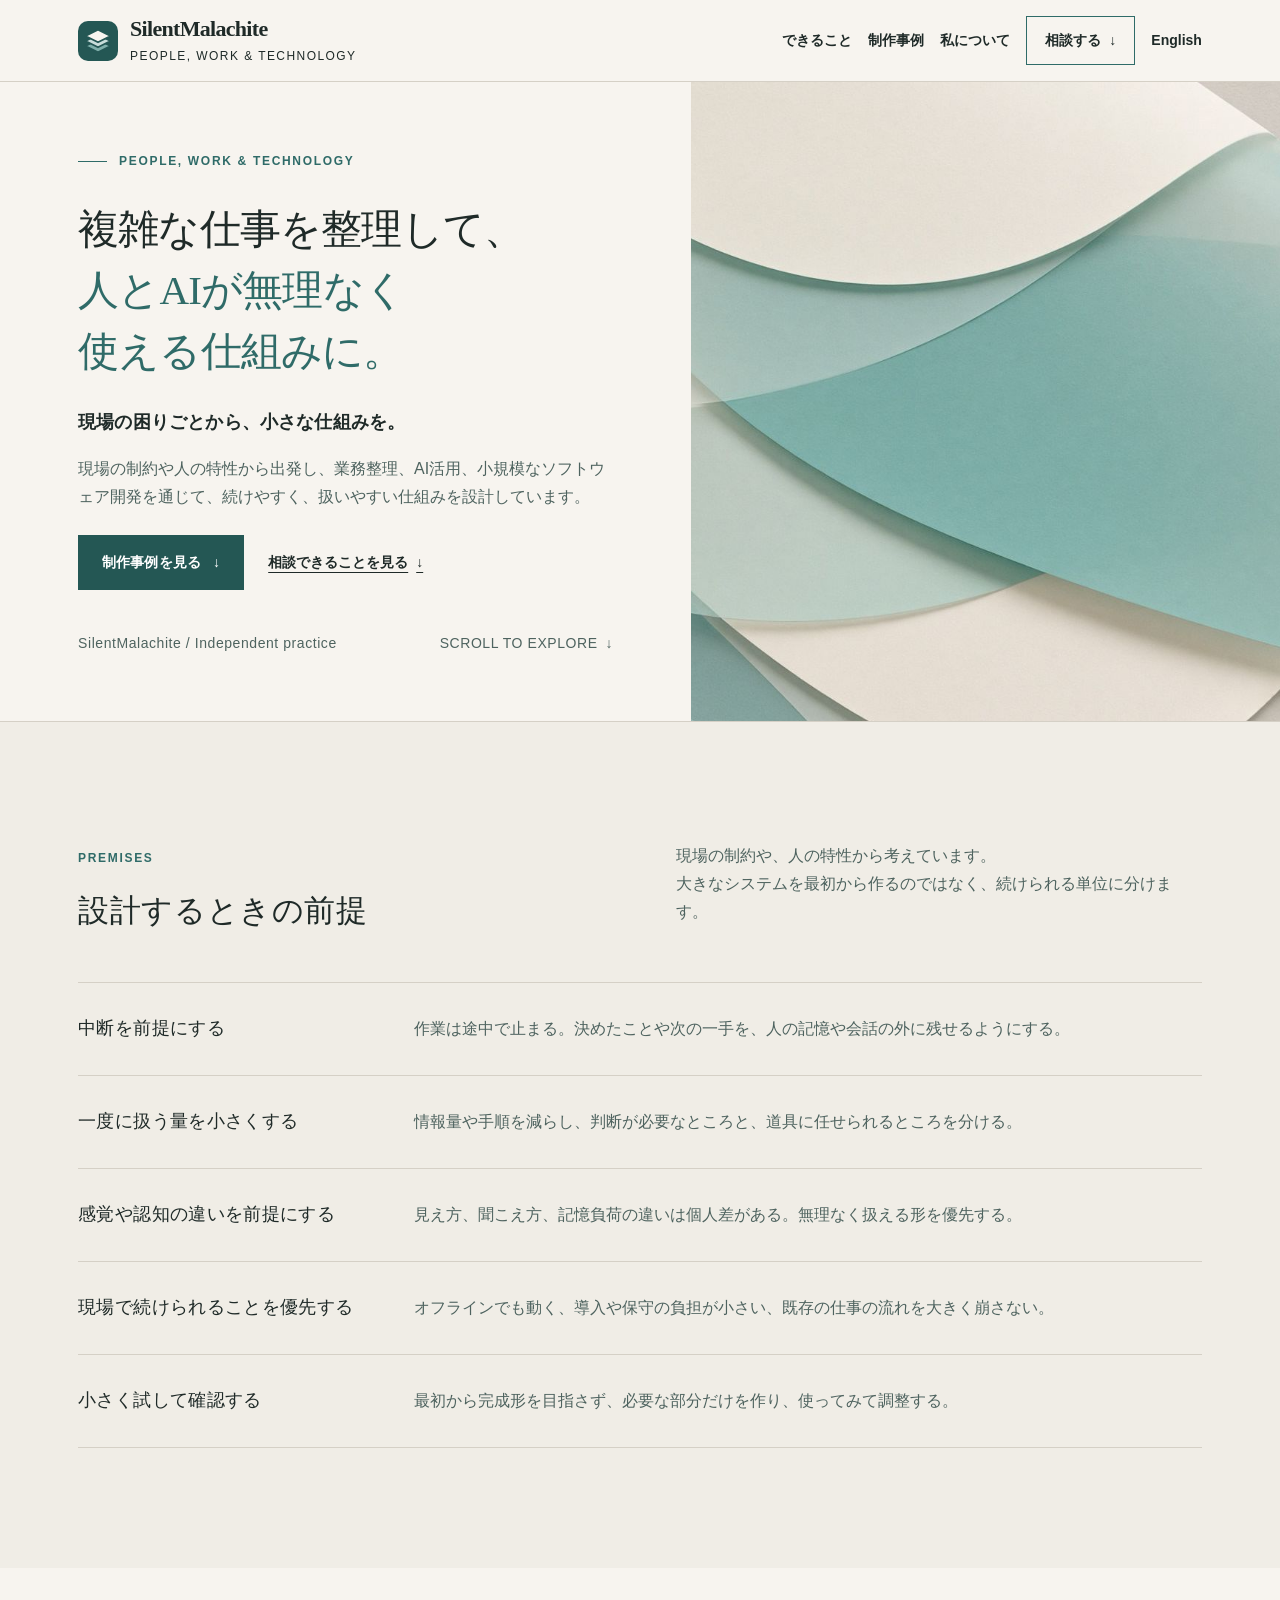
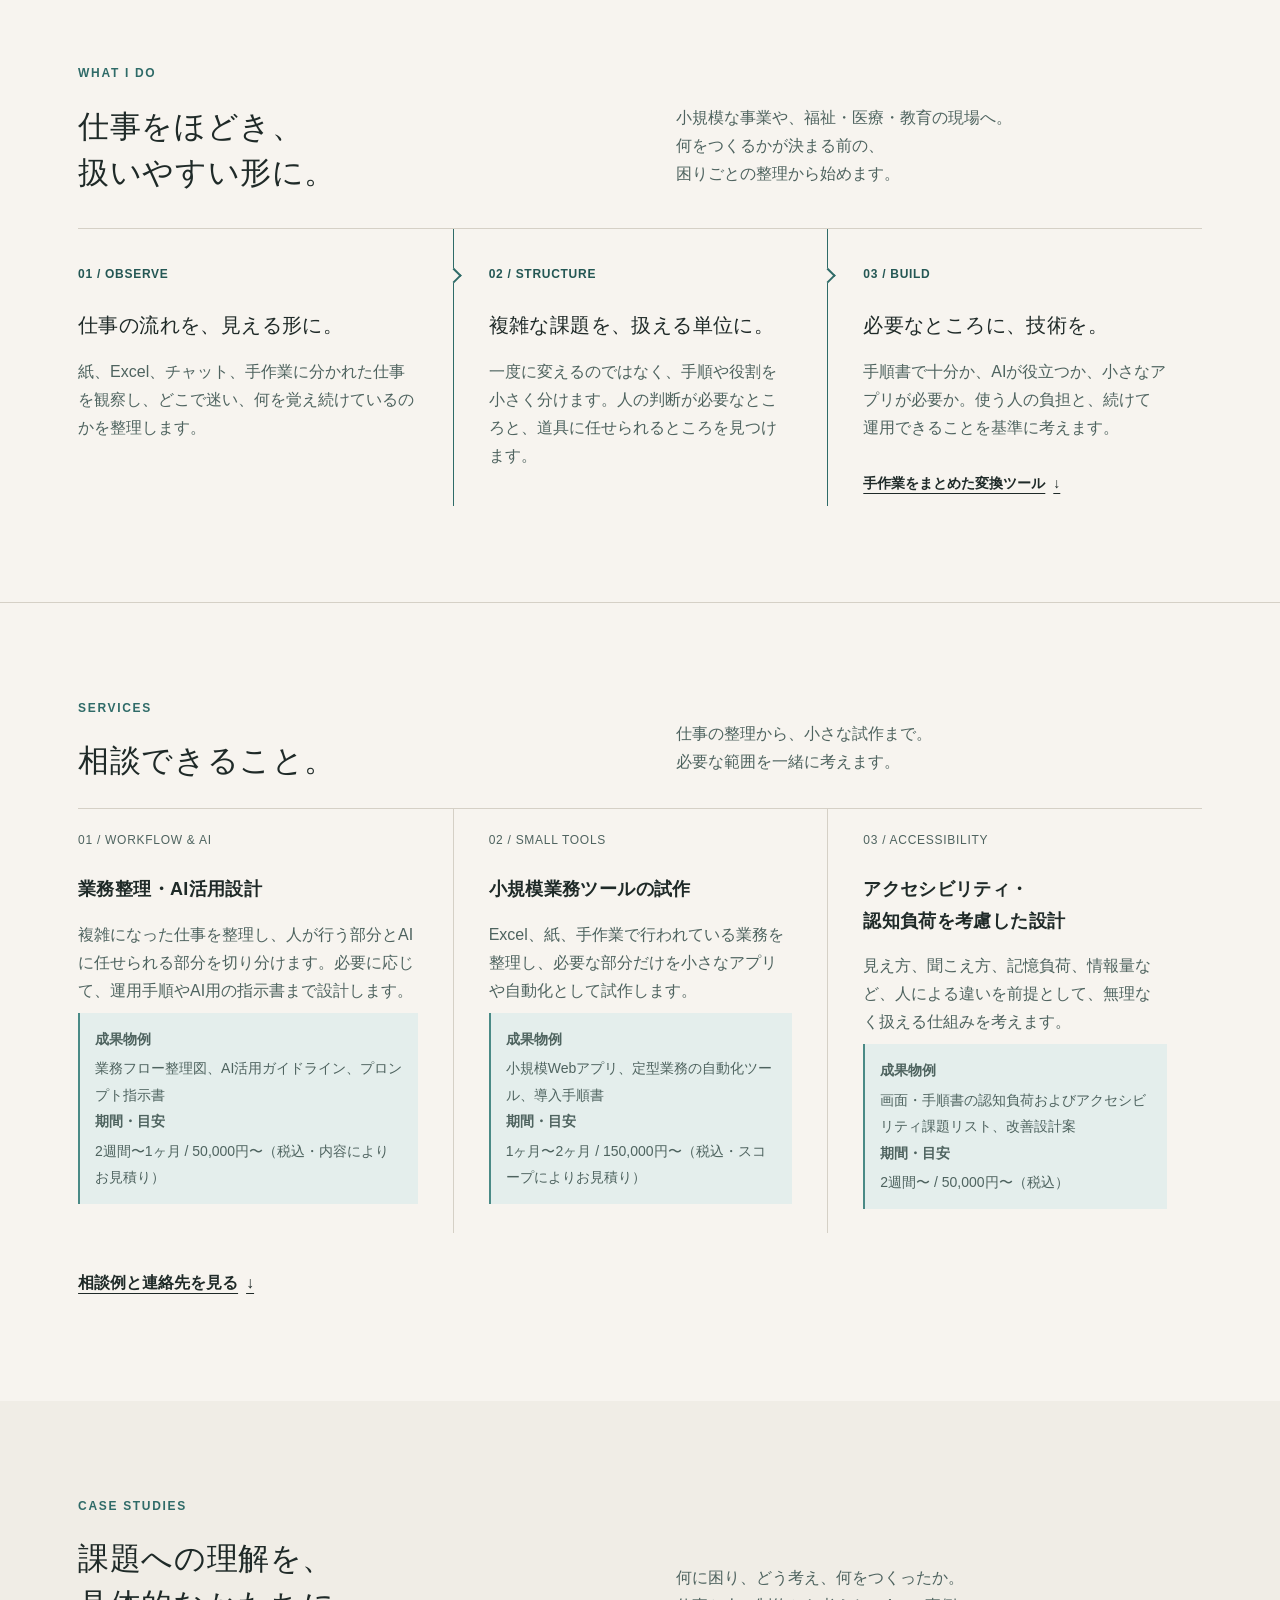
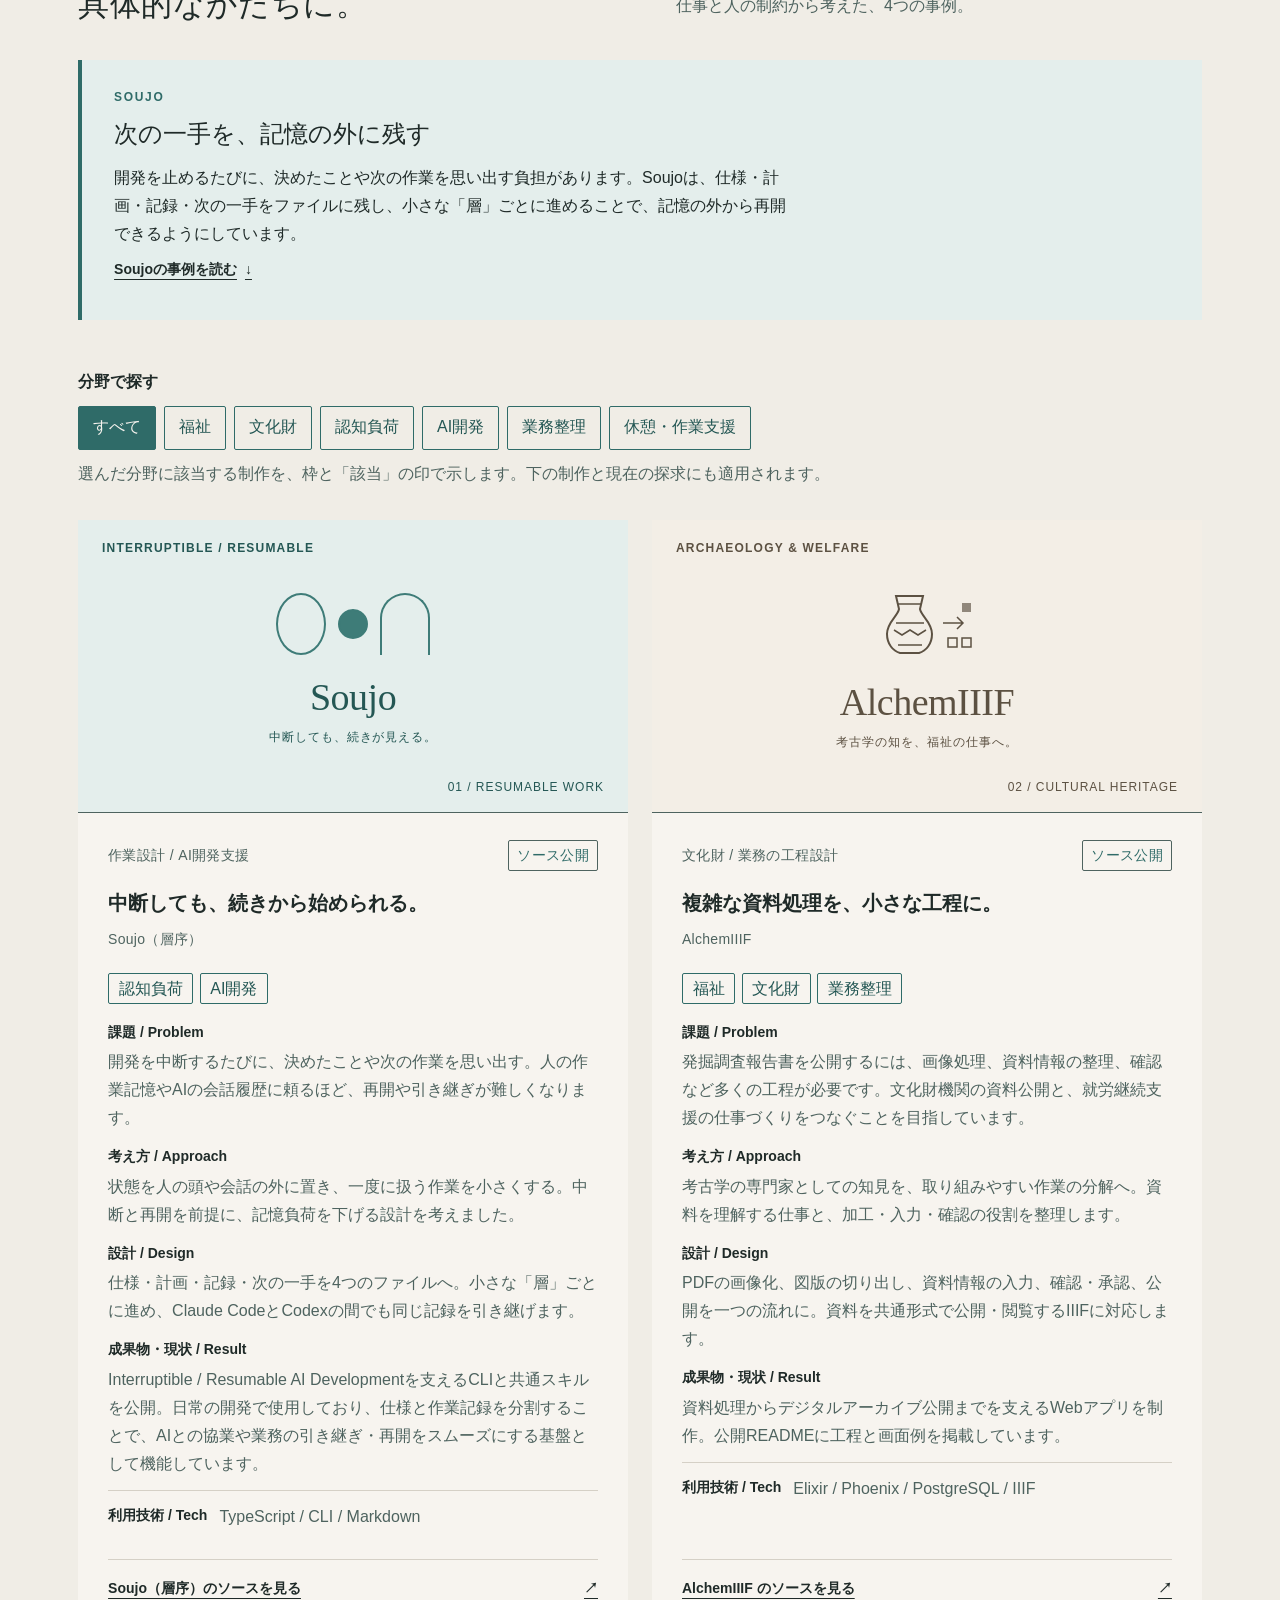
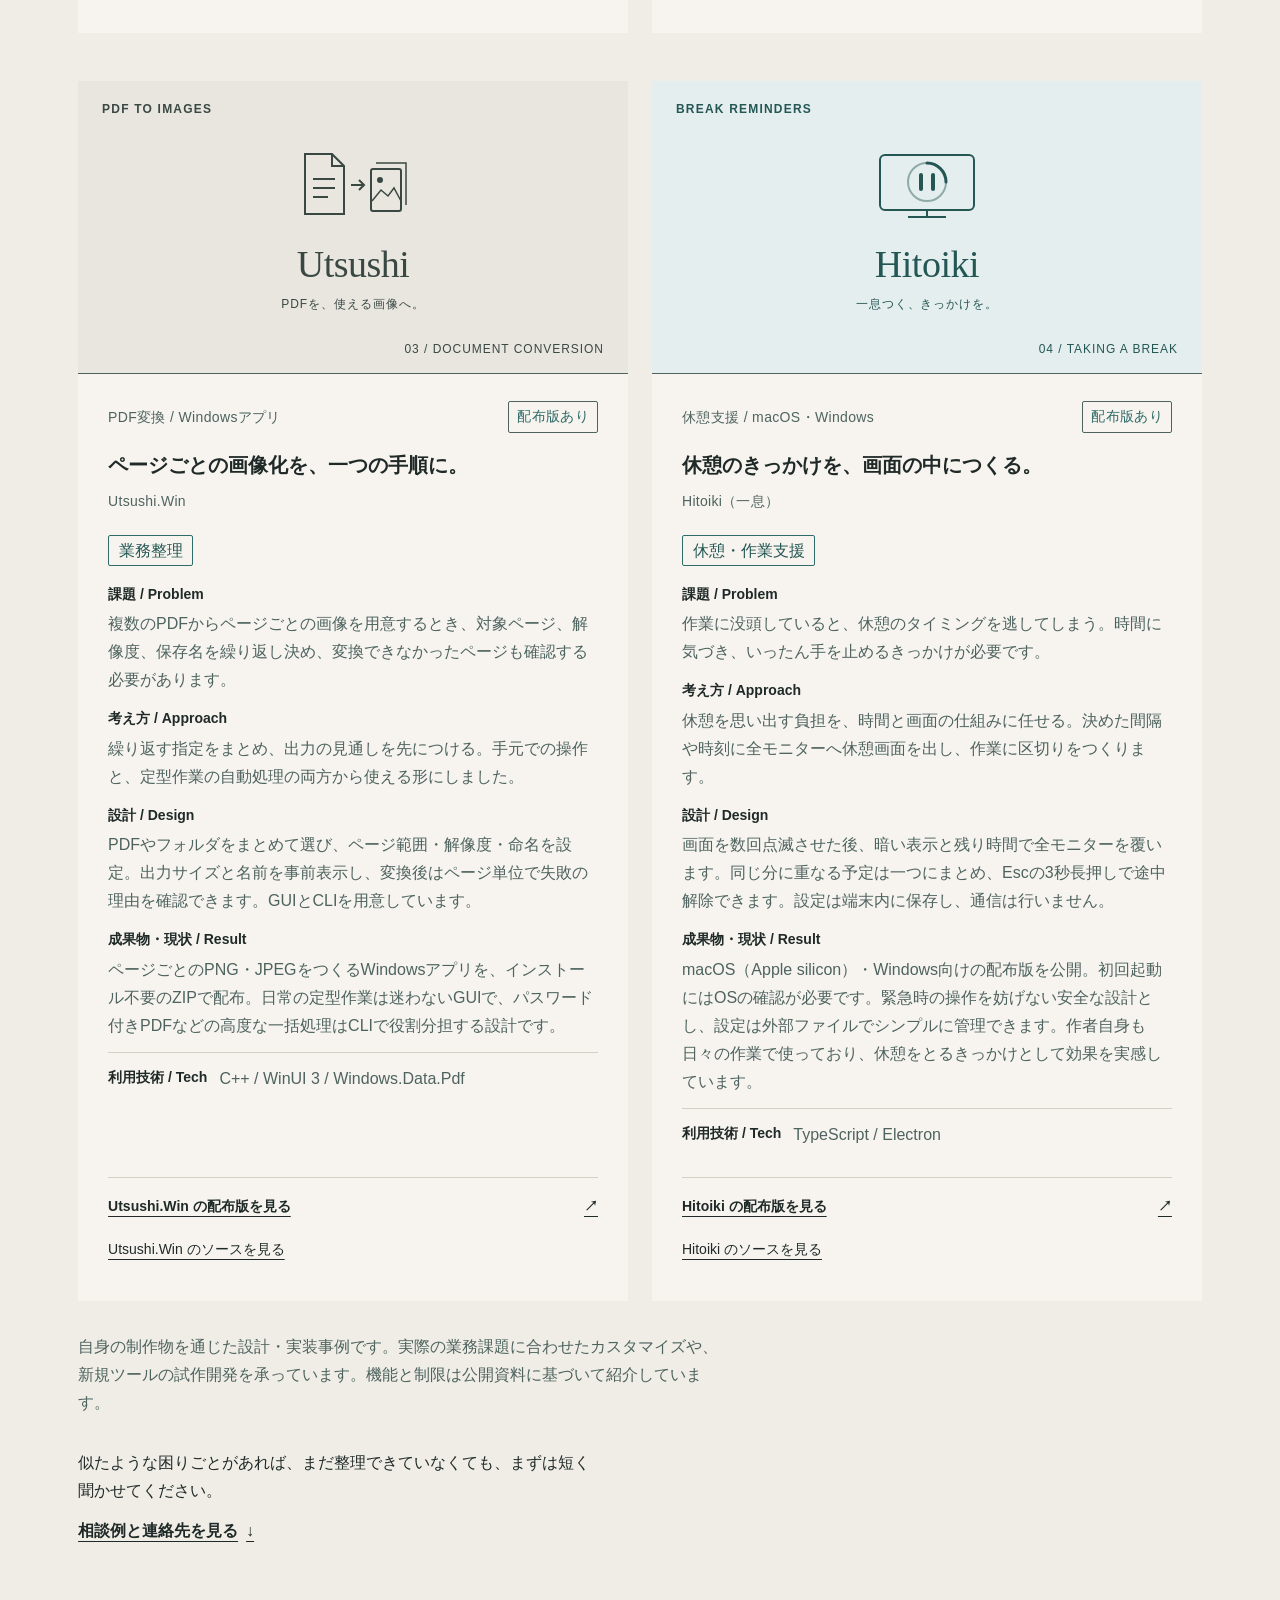
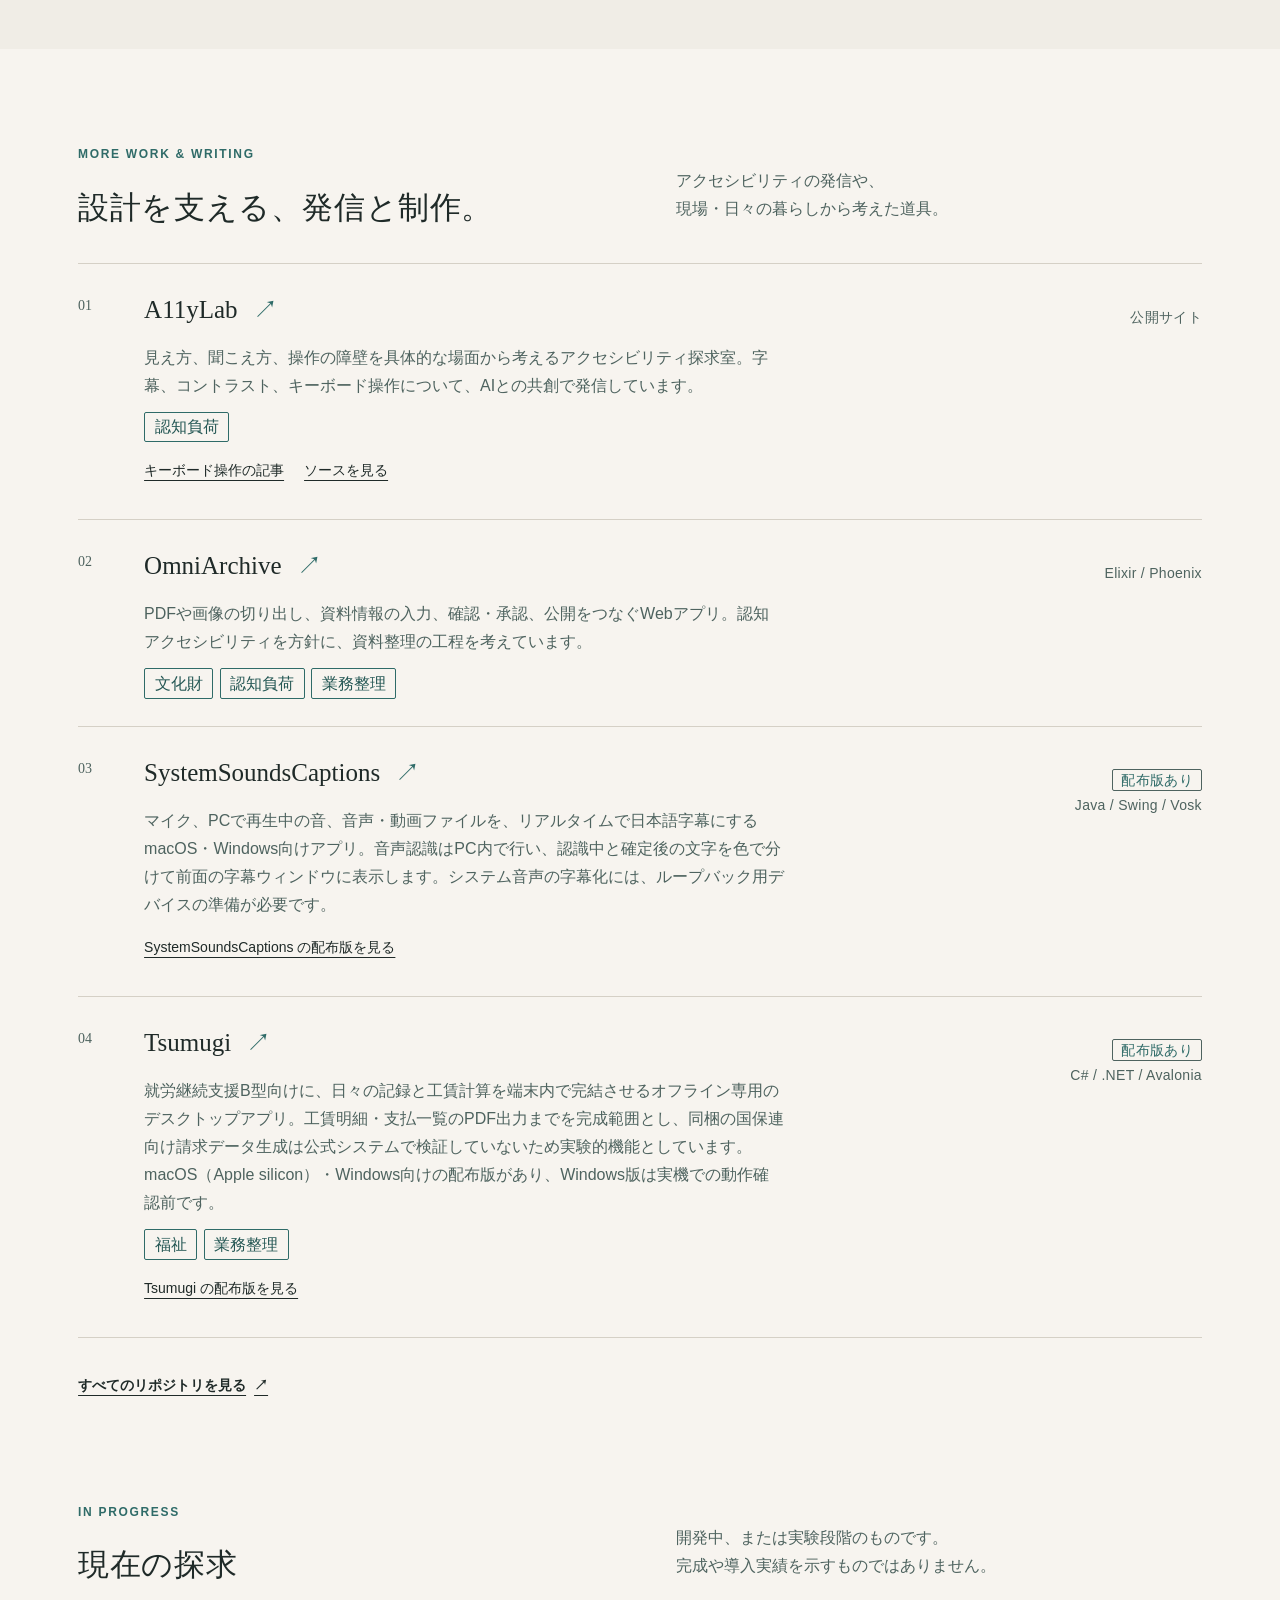
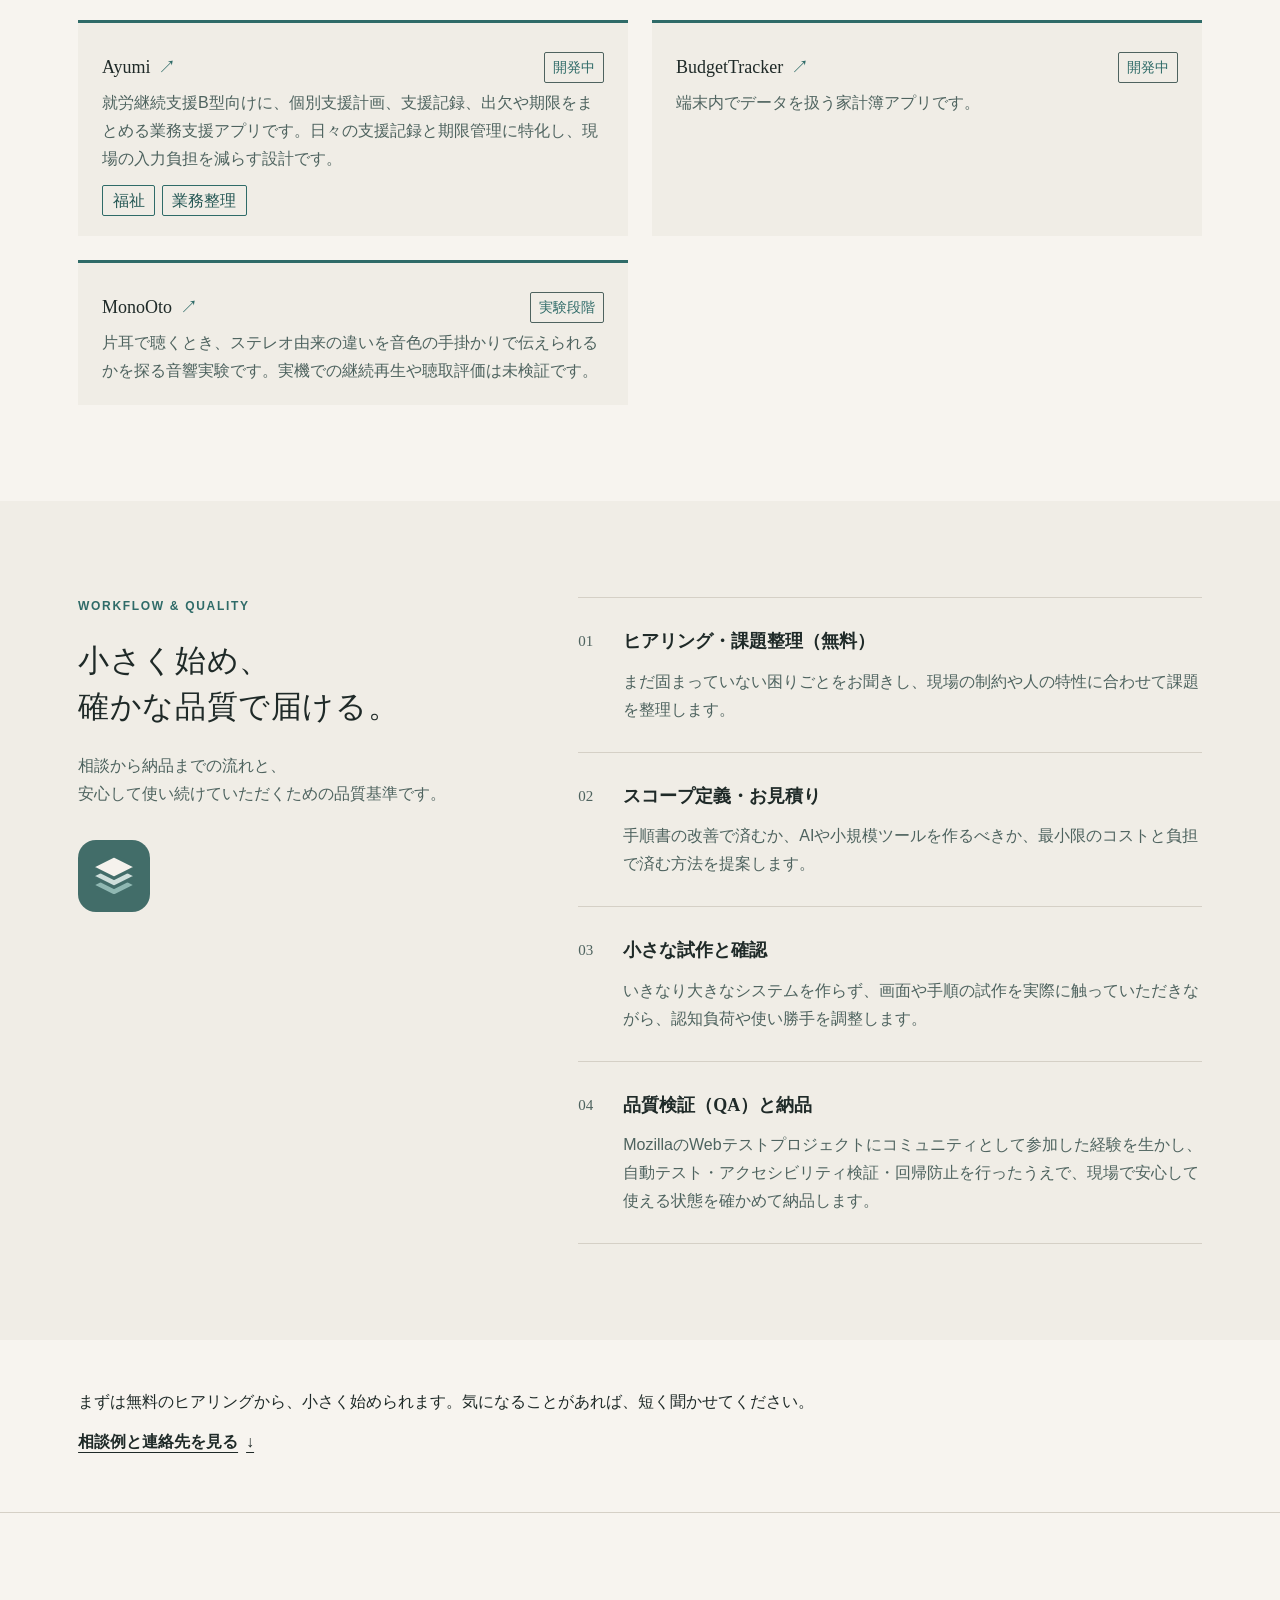
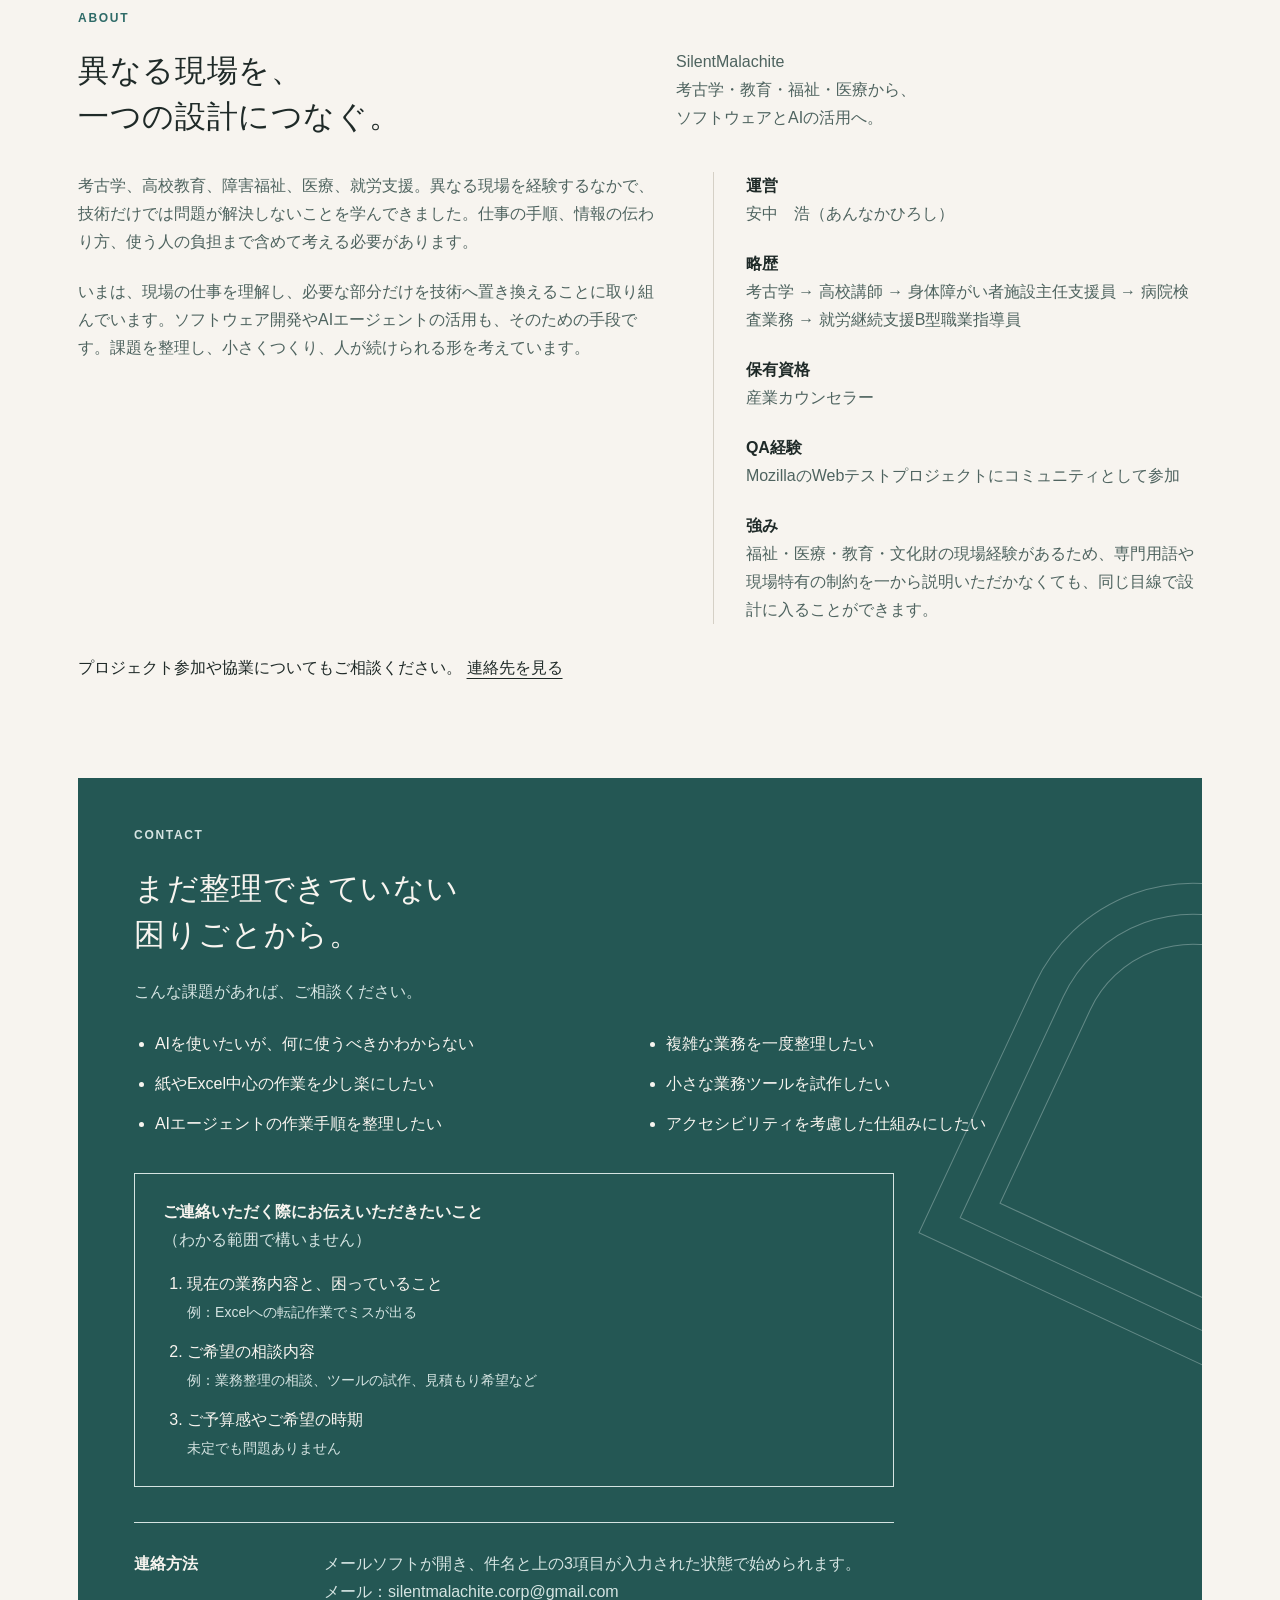
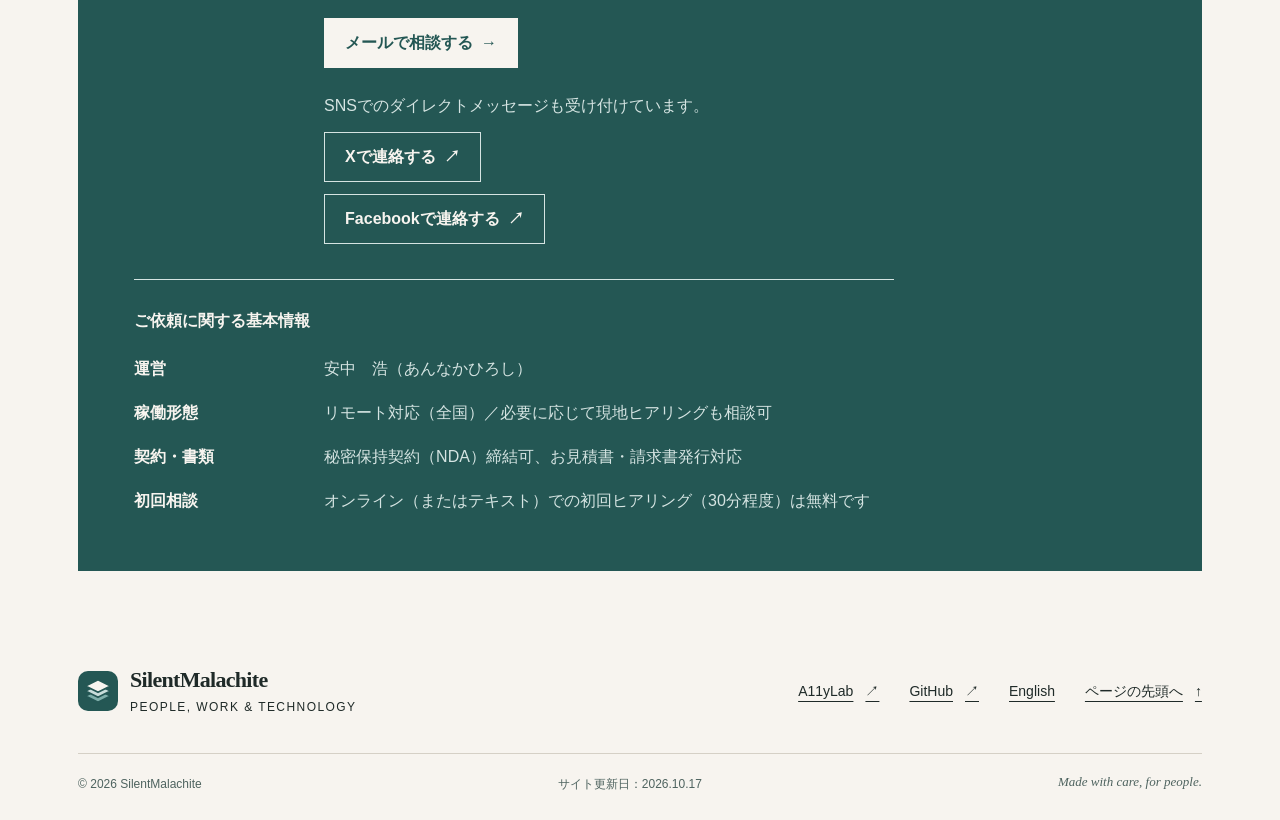
<file: site/index.html>
<!doctype html>
<html lang="ja">
<head>
  <meta charset="utf-8">
  <meta name="viewport" content="width=device-width, initial-scale=1">
  <title>SilentMalachite | 業務整理・AI活用・小さな道具づくり</title>
  <meta name="description" content="複雑な仕事を整理して、人とAIが無理なく使える仕組みに。現場の制約や人の特性から、業務整理、AI活用、小規模なソフトウェアの試作を考えます。">
  <meta name="theme-color" content="#2F6B68">
  <link rel="canonical" href="https://silentmalachite.github.io/Portfolio/">
  <link rel="alternate" hreflang="ja" href="https://silentmalachite.github.io/Portfolio/">
  <link rel="alternate" hreflang="en" href="https://silentmalachite.github.io/Portfolio/en/">
  <link rel="alternate" hreflang="x-default" href="https://silentmalachite.github.io/Portfolio/">
  <meta property="og:type" content="website">
  <meta property="og:locale" content="ja_JP">
  <meta property="og:title" content="SilentMalachite | 業務整理・AI活用・小さな道具づくり">
  <meta property="og:description" content="複雑な仕事を整理して、人とAIが無理なく使える仕組みに。現場の制約や人の特性から、業務整理、AI活用、小規模なソフトウェアの試作を考えます。">
  <meta property="og:url" content="https://silentmalachite.github.io/Portfolio/">
  <meta property="og:image" content="https://silentmalachite.github.io/Portfolio/assets/ogp.png">
  <meta property="og:image:width" content="1200">
  <meta property="og:image:height" content="630">
  <meta property="og:image:alt" content="複雑な仕事を整理して、人とAIが無理なく使える仕組みに。SilentMalachiteとティールの経路の図版。">
  <meta name="twitter:card" content="summary_large_image">
  <link rel="icon" type="image/svg+xml" href="./assets/favicon.svg">
  <link rel="stylesheet" href="./assets/styles.css?v=20261017-midcta">
</head>
<body>
  <a class="skip-link" href="#main">本文へスキップ</a>
  <header class="site-header" id="top">
    <a class="brand" href="#top" aria-label="SilentMalachite トップへ">
      <img src="./assets/favicon.svg" width="40" height="40" alt="">
      <span>SilentMalachite<span class="brand-caption">PEOPLE, WORK &amp; TECHNOLOGY</span></span>
    </a>
    <nav aria-label="メインメニュー">
      <a href="#services">できること</a>
      <a href="#projects">制作事例</a>
      <a href="#about">私について</a>
      <a class="nav-contact" href="#contact">相談する <span aria-hidden="true">↓</span></a>
      <a class="language-link" href="./en/index.html" lang="en" hreflang="en">English</a>
    </nav>
  </header>

  <main id="main">
    <section class="hero" aria-labelledby="hero-title">
      <div class="hero-content">
        <p class="eyebrow"><span class="small-line"></span> PEOPLE, WORK &amp; TECHNOLOGY</p>
        <h1 id="hero-title">複雑な<wbr>仕事を<wbr>整理して、<br><span>人とAIが<wbr>無理なく<br>使える<wbr>仕組みに。</span></h1>
        <p class="hero-lead">現場の<wbr>困りごとから、<wbr>小さな<wbr>仕組みを。</p>
        <p class="hero-description">現場の制約や人の特性から出発し、業務整理、AI活用、小規模なソフトウェア開発を通じて、続けやすく、扱いやすい仕組みを設計しています。</p>
        <div class="hero-actions"><a class="button button-dark" href="#projects">制作事例を見る <span aria-hidden="true">↓</span></a><a class="text-link" href="#services">相談できることを見る <span aria-hidden="true">↓</span></a></div>
        <div class="hero-bottom"><span>SilentMalachite / Independent practice</span><a href="#premises">SCROLL TO EXPLORE <span aria-hidden="true">↓</span></a></div>
      </div>
      <div class="hero-art">
        <picture>
          <source media="(max-width: 800px)" srcset="./assets/paper-2-mobile.jpg" width="1152" height="864">
          <img src="./assets/paper-2.jpg" width="1152" height="1728" alt="">
        </picture>
      </div>
    </section>

    <section class="premises section-wrap" id="premises" aria-labelledby="premises-title">
      <div class="section-intro">
        <div><p class="eyebrow">PREMISES</p><h2 id="premises-title">設計するときの<wbr>前提</h2></div>
        <p class="section-description">現場の制約や、人の特性から考えています。<br>大きなシステムを最初から作るのではなく、続けられる単位に分けます。</p>
      </div>
      <ul class="premise-list">
        <li><h3>中断を前提にする</h3><p>作業は途中で止まる。決めたことや次の一手を、人の記憶や会話の外に残せるようにする。</p></li>
        <li><h3>一度に扱う量を<wbr>小さくする</h3><p>情報量や手順を減らし、判断が必要なところと、道具に任せられるところを分ける。</p></li>
        <li><h3>感覚や認知の<wbr>違いを<wbr>前提にする</h3><p>見え方、聞こえ方、記憶負荷の違いは個人差がある。無理なく扱える形を優先する。</p></li>
        <li><h3>現場で<wbr>続けられることを<wbr>優先する</h3><p>オフラインでも動く、導入や保守の負担が小さい、既存の仕事の流れを大きく崩さない。</p></li>
        <li><h3>小さく試して確認する</h3><p>最初から完成形を目指さず、必要な部分だけを作り、使ってみて調整する。</p></li>
      </ul>
    </section>

    <section class="strengths section-wrap" id="strengths" aria-labelledby="strengths-title">
      <div class="section-intro">
        <div><p class="eyebrow">WHAT I DO</p><h2 id="strengths-title">仕事をほどき、<br>扱いやすい<wbr>形に。</h2></div>
        <p class="section-description">小規模な事業や、福祉・医療・教育の現場へ。<br>何をつくるかが決まる前の、<br>困りごとの整理から始めます。</p>
      </div>
      <div class="strength-grid process-steps">
        <article><span class="item-number">01 / OBSERVE</span><h3>仕事の流れを、見える形に。</h3><p>紙、Excel、チャット、手作業に分かれた仕事を観察し、どこで迷い、何を覚え続けているのかを整理します。</p></article>
        <article><span class="item-number">02 / STRUCTURE</span><h3>複雑な課題を、扱える単位に。</h3><p>一度に変えるのではなく、手順や役割を小さく分けます。人の判断が必要なところと、道具に任せられるところを見つけます。</p></article>
        <article><span class="item-number">03 / BUILD</span><h3>必要なところに、技術を。</h3><p>手順書で十分か、AIが役立つか、小さなアプリが必要か。使う人の負担と、続けて運用できることを基準に考えます。</p><a class="text-link" href="#project-utsushi">手作業をまとめた変換ツール <span aria-hidden="true">↓</span></a></article>
      </div>
    </section>

    <section class="services strengths section-wrap" id="services" aria-labelledby="services-title">
      <div class="section-intro">
        <div><p class="eyebrow">SERVICES</p><h2 id="services-title">相談できること。</h2></div>
        <p class="section-description">仕事の整理から、小さな試作まで。<br>必要な範囲を一緒に考えます。</p>
      </div>
      <div class="strength-grid">
        <article><span class="item-number">01 / WORKFLOW &amp; AI</span><h3>業務整理・AI活用設計</h3><p>複雑になった仕事を整理し、人が行う部分とAIに任せられる部分を切り分けます。必要に応じて、運用手順やAI用の指示書まで設計します。</p><dl class="project-note"><div><dt>成果物例</dt><dd>業務フロー整理図、AI活用ガイドライン、プロンプト指示書</dd></div><div><dt>期間・目安</dt><dd>2週間〜1ヶ月 / 50,000円〜（税込・内容によりお見積り）</dd></div></dl></article>
        <article><span class="item-number">02 / SMALL TOOLS</span><h3>小規模業務ツールの試作</h3><p>Excel、紙、手作業で行われている業務を整理し、必要な部分だけを小さなアプリや自動化として試作します。</p><dl class="project-note"><div><dt>成果物例</dt><dd>小規模Webアプリ、定型業務の自動化ツール、導入手順書</dd></div><div><dt>期間・目安</dt><dd>1ヶ月〜2ヶ月 / 150,000円〜（税込・スコープによりお見積り）</dd></div></dl></article>
        <article><span class="item-number">03 / ACCESSIBILITY</span><h3>アクセシビリティ・<br>認知負荷を考慮した設計</h3><p>見え方、聞こえ方、記憶負荷、情報量など、人による違いを前提として、無理なく扱える仕組みを考えます。</p><dl class="project-note"><div><dt>成果物例</dt><dd>画面・手順書の認知負荷およびアクセシビリティ課題リスト、改善設計案</dd></div><div><dt>期間・目安</dt><dd>2週間〜 / 50,000円〜（税込）</dd></div></dl></article>
      </div>
      <a class="text-link service-contact" href="#contact">相談例と連絡先を見る <span aria-hidden="true">↓</span></a>
    </section>

    <section class="projects section-wrap" id="projects" aria-labelledby="projects-title">
      <div class="section-intro">
        <div><p class="eyebrow">CASE STUDIES</p><h2 id="projects-title">課題への<wbr>理解を、<br>具体的な<wbr>かたちに。</h2></div>
        <p class="section-description">何に困り、どう考え、何をつくったか。<br>仕事と人の制約から考えた、4つの事例。</p>
      </div>
      <aside class="soujo-feature" aria-labelledby="soujo-highlight-title">
        <p class="eyebrow">SOUJO</p>
        <h3 id="soujo-highlight-title">次の<wbr>一手を、<wbr>記憶の<wbr>外に<wbr>残す</h3>
        <p>開発を止めるたびに、決めたことや次の作業を思い出す負担があります。Soujoは、仕様・計画・記録・次の一手をファイルに残し、小さな「層」ごとに進めることで、記憶の外から再開できるようにしています。</p>
        <a class="text-link" href="#project-soujo">Soujoの事例を読む <span aria-hidden="true">↓</span></a>
      </aside>
      <div class="project-filter" data-project-filter hidden>
        <p class="filter-label" id="filter-label">分野で探す</p>
        <div class="filter-controls" role="group" aria-labelledby="filter-label">
          <button type="button" aria-pressed="true" data-filter="all">すべて</button>
          <button type="button" aria-pressed="false" data-filter="welfare">福祉</button>
          <button type="button" aria-pressed="false" data-filter="heritage">文化財</button>
          <button type="button" aria-pressed="false" data-filter="cognitive">認知負荷</button>
          <button type="button" aria-pressed="false" data-filter="ai">AI開発</button>
          <button type="button" aria-pressed="false" data-filter="workflow">業務整理</button>
          <button type="button" aria-pressed="false" data-filter="break">休憩・作業支援</button>
        </div>
        <p class="filter-note">選んだ分野に該当する制作を、枠と「該当」の印で示します。下の制作と現在の探求にも適用されます。</p>
        <p class="filter-status" data-filter-status aria-live="polite"></p>
      </div>
      <div class="project-grid">
        <article class="project-card" id="project-soujo" data-tags="cognitive ai">
          <div class="project-art art-a11y" aria-hidden="true">
            <span class="project-kicker">INTERRUPTIBLE / RESUMABLE</span>
            <div class="a11y-symbol"><span></span><span></span><span></span></div>
            <span class="project-wordmark">Soujo<span>中断しても、続きが見える。</span></span>
            <span class="art-corner">01 / RESUMABLE WORK</span>
          </div>
          <div class="project-body">
            <div class="project-meta"><span>作業設計 / AI開発支援</span><span class="status">ソース公開</span></div>
            <h3>中断しても、<wbr>続きから<wbr>始められる。</h3><p class="project-name">Soujo（層序）</p>
            <ul class="tag-list" aria-label="分野"><li>認知負荷</li><li>AI開発</li></ul>
            <dl class="case-details">
              <div><dt>課題 / Problem</dt><dd>開発を中断するたびに、決めたことや次の作業を思い出す。人の作業記憶やAIの会話履歴に頼るほど、再開や引き継ぎが難しくなります。</dd></div>
              <div><dt>考え方 / Approach</dt><dd>状態を人の頭や会話の外に置き、一度に扱う作業を小さくする。中断と再開を前提に、記憶負荷を下げる設計を考えました。</dd></div>
              <div><dt>設計 / Design</dt><dd>仕様・計画・記録・次の一手を4つのファイルへ。小さな「層」ごとに進め、Claude CodeとCodexの間でも同じ記録を引き継げます。</dd></div>
              <div><dt>成果物・現状 / Result</dt><dd>Interruptible / Resumable AI Developmentを支えるCLIと共通スキルを公開。日常の開発で使用しており、仕様と作業記録を分割することで、AIとの協業や業務の引き継ぎ・再開をスムーズにする基盤として機能しています。</dd></div>
              <div><dt>利用技術 / Tech</dt><dd>TypeScript / CLI / Markdown</dd></div>
            </dl>
            <a class="project-link" href="https://github.com/SilentMalachite/Soujo">Soujo（層序）のソースを見る <span aria-hidden="true">↗</span></a>

          </div>
        </article>

        <article class="project-card" id="project-alchemiiif" data-tags="welfare heritage workflow">
          <div class="project-art art-alchemiiif" aria-hidden="true">
            <span class="project-kicker">ARCHAEOLOGY &amp; WELFARE</span>
            <svg class="heritage-symbol" width="112" height="74" viewBox="0 0 112 74" fill="none">
              <path d="M25 9h27l-3 13c1 7 12 13 12 25 0 10-6 17-13 19H29c-7-2-13-9-13-19 0-12 11-18 12-25z" stroke="currentColor" stroke-width="2"/>
              <path d="M26 17h25M25 36h28M23 43l8 5 8-5 8 5 8-5M27 58h24" stroke="currentColor" stroke-width="1.5"/>
              <path d="M72 36h20m-6-6 6 6-6 6" stroke="currentColor" stroke-width="1.5"/>
              <rect x="77" y="51" width="9" height="9" stroke="currentColor" stroke-width="1.5"/>
              <rect x="91" y="51" width="9" height="9" stroke="currentColor" stroke-width="1.5"/>
              <rect x="91" y="16" width="9" height="9" fill="currentColor" opacity=".65"/>
            </svg>
            <span class="project-wordmark">AlchemIIIF<span>考古学の知を、福祉の仕事へ。</span></span>
            <span class="art-corner">02 / CULTURAL HERITAGE</span>
          </div>
          <div class="project-body">
            <div class="project-meta"><span>文化財 / 業務の工程設計</span><span class="status">ソース公開</span></div>
            <h3>複雑な<wbr>資料処理を、<wbr>小さな<wbr>工程に。</h3><p class="project-name">AlchemIIIF</p>
            <ul class="tag-list" aria-label="分野"><li>福祉</li><li>文化財</li><li>業務整理</li></ul>
            <dl class="case-details">
              <div><dt>課題 / Problem</dt><dd>発掘調査報告書を公開するには、画像処理、資料情報の整理、確認など多くの工程が必要です。文化財機関の資料公開と、就労継続支援の仕事づくりをつなぐことを目指しています。</dd></div>
              <div><dt>考え方 / Approach</dt><dd>考古学の専門家としての知見を、取り組みやすい作業の分解へ。資料を理解する仕事と、加工・入力・確認の役割を整理します。</dd></div>
              <div><dt>設計 / Design</dt><dd>PDFの画像化、図版の切り出し、資料情報の入力、確認・承認、公開を一つの流れに。資料を共通形式で公開・閲覧するIIIFに対応します。</dd></div>
              <div><dt>成果物・現状 / Result</dt><dd>資料処理からデジタルアーカイブ公開までを支えるWebアプリを制作。公開READMEに工程と画面例を掲載しています。</dd></div>
              <div><dt>利用技術 / Tech</dt><dd>Elixir / Phoenix / PostgreSQL / IIIF</dd></div>
            </dl>
            <a class="project-link" href="https://github.com/SilentMalachite/AlchemIIIF">AlchemIIIF のソースを見る <span aria-hidden="true">↗</span></a>

          </div>
        </article>

        <article class="project-card" id="project-utsushi" data-tags="workflow">
          <div class="project-art art-archive" aria-hidden="true">
            <span class="project-kicker">PDF TO IMAGES</span>
            <svg width="112" height="74" viewBox="0 0 112 74" fill="none"><path d="M8 5h27l12 12v48H8zM35 5v12h12M16 30h22M16 39h22M16 48h15" stroke="currentColor" stroke-width="2"/><path d="M54 36h13m-5-5 5 5-5 5" stroke="currentColor" stroke-width="2"/><rect x="74" y="20" width="30" height="42" rx="2" stroke="currentColor" stroke-width="2"/><path d="M79 14h30v42M75 52l9-11 7 6 6-8 7 13" stroke="currentColor" stroke-width="1.5"/><circle cx="83" cy="31" r="3" fill="currentColor"/></svg>
            <span class="project-wordmark">Utsushi<span>PDFを、使える画像へ。</span></span>
            <span class="art-corner">03 / DOCUMENT CONVERSION</span>
          </div>
          <div class="project-body">
            <div class="project-meta"><span>PDF変換 / Windowsアプリ</span><span class="status">配布版あり</span></div>
            <h3>ページごとの<wbr>画像化を、<wbr>一つの<wbr>手順に。</h3><p class="project-name">Utsushi.Win</p>
            <ul class="tag-list" aria-label="分野"><li>業務整理</li></ul>
            <dl class="case-details">
              <div><dt>課題 / Problem</dt><dd>複数のPDFからページごとの画像を用意するとき、対象ページ、解像度、保存名を繰り返し決め、変換できなかったページも確認する必要があります。</dd></div>
              <div><dt>考え方 / Approach</dt><dd>繰り返す指定をまとめ、出力の見通しを先につける。手元での操作と、定型作業の自動処理の両方から使える形にしました。</dd></div>
              <div><dt>設計 / Design</dt><dd>PDFやフォルダをまとめて選び、ページ範囲・解像度・命名を設定。出力サイズと名前を事前表示し、変換後はページ単位で失敗の理由を確認できます。GUIとCLIを用意しています。</dd></div>
              <div><dt>成果物・現状 / Result</dt><dd>ページごとのPNG・JPEGをつくるWindowsアプリを、インストール不要のZIPで配布。日常の定型作業は迷わないGUIで、パスワード付きPDFなどの高度な一括処理はCLIで役割分担する設計です。</dd></div>
              <div><dt>利用技術 / Tech</dt><dd>C++ / WinUI 3 / Windows.Data.Pdf</dd></div>
            </dl>
            <a class="project-link" href="https://github.com/SilentMalachite/Utsushi.Win/releases">Utsushi.Win の配布版を見る <span aria-hidden="true">↗</span></a>
            <div class="project-sub-links"><a href="https://github.com/SilentMalachite/Utsushi.Win">Utsushi.Win のソースを見る</a></div>
          </div>
        </article>

        <article class="project-card" id="project-hitoiki" data-tags="break">
          <div class="project-art art-summary" id="project-katachi" aria-hidden="true">
            <span class="project-kicker">BREAK REMINDERS</span>
            <svg width="112" height="74" viewBox="0 0 112 74" fill="none"><rect x="9" y="6" width="94" height="55" rx="5" stroke="currentColor" stroke-width="2"/><path d="M56 61v7M37 68h38" stroke="currentColor" stroke-width="2"/><circle cx="56" cy="33" r="19" stroke="currentColor" stroke-width="2" opacity=".45"/><path d="M56 14a19 19 0 0 1 19 19" stroke="currentColor" stroke-width="3" stroke-linecap="round"/><path d="M50 26v14M62 26v14" stroke="currentColor" stroke-width="4" stroke-linecap="round"/></svg>
            <span class="project-wordmark">Hitoiki<span>一息つく、きっかけを。</span></span>
            <span class="art-corner">04 / TAKING A BREAK</span>
          </div>
          <div class="project-body">
            <div class="project-meta"><span>休憩支援 / macOS・Windows</span><span class="status">配布版あり</span></div>
            <h3>休憩の<wbr>きっかけを、<wbr>画面の<wbr>中に<wbr>つくる。</h3><p class="project-name">Hitoiki（一息）</p>
            <ul class="tag-list" aria-label="分野"><li>休憩・作業支援</li></ul>
            <dl class="case-details">
              <div><dt>課題 / Problem</dt><dd>作業に没頭していると、休憩のタイミングを逃してしまう。時間に気づき、いったん手を止めるきっかけが必要です。</dd></div>
              <div><dt>考え方 / Approach</dt><dd>休憩を思い出す負担を、時間と画面の仕組みに任せる。決めた間隔や時刻に全モニターへ休憩画面を出し、作業に区切りをつくります。</dd></div>
              <div><dt>設計 / Design</dt><dd>画面を数回点滅させた後、暗い表示と残り時間で全モニターを覆います。同じ分に重なる予定は一つにまとめ、Escの3秒長押しで途中解除できます。設定は端末内に保存し、通信は行いません。</dd></div>
              <div><dt>成果物・現状 / Result</dt><dd>macOS（Apple silicon）・Windows向けの配布版を公開。初回起動にはOSの確認が必要です。緊急時の操作を妨げない安全な設計とし、設定は外部ファイルでシンプルに管理できます。作者自身も日々の作業で使っており、休憩をとるきっかけとして効果を実感しています。</dd></div>
              <div><dt>利用技術 / Tech</dt><dd>TypeScript / Electron</dd></div>
            </dl>
            <a class="project-link" href="https://github.com/SilentMalachite/hitoiki/releases">Hitoiki の配布版を見る <span aria-hidden="true">↗</span></a>
            <div class="project-sub-links"><a href="https://github.com/SilentMalachite/hitoiki">Hitoiki のソースを見る</a></div>
          </div>
        </article>
      </div>
      <p class="filter-empty" data-filter-empty="projects" hidden>この分野に該当する事例はありません。</p>
      <p class="case-context">自身の制作物を通じた設計・実装事例です。実際の業務課題に合わせたカスタマイズや、新規ツールの試作開発を承っています。機能と制限は公開資料に基づいて紹介しています。</p>
      <aside class="mid-cta" aria-label="事例を読んだあとの相談案内">
        <p>似たような困りごとがあれば、まだ整理できていなくても、まずは短く聞かせてください。</p>
        <a class="text-link" href="#contact">相談例と連絡先を見る <span aria-hidden="true">↓</span></a>
      </aside>
    </section>

    <section class="engineering section-wrap" id="engineering" aria-labelledby="engineering-title">
      <div class="section-intro compact-intro"><div><p class="eyebrow">MORE WORK &amp; WRITING</p><h2 id="engineering-title">設計を支える、発信と制作。</h2></div><p class="section-description">アクセシビリティの発信や、<br>現場・日々の暮らしから考えた道具。</p></div>
      <div class="engineering-list">
        <article id="project-a11ylab" data-tags="cognitive"><span class="engineering-number">01</span><div><h3><a href="https://silentmalachite.github.io/A11yLab/">A11yLab <span aria-hidden="true">↗</span></a></h3><p>見え方、聞こえ方、操作の障壁を具体的な場面から考えるアクセシビリティ探求室。字幕、コントラスト、キーボード操作について、AIとの共創で発信しています。</p><ul class="tag-list" aria-label="分野"><li>認知負荷</li></ul><div class="project-sub-links"><a href="https://silentmalachite.github.io/A11yLab/physical/2026-01-02-keyboard-nav/">キーボード操作の記事</a><a href="https://github.com/SilentMalachite/A11yLab">ソースを見る</a></div></div><span class="tech-label">公開サイト</span></article>
        <article id="project-omniarchive" data-tags="heritage cognitive workflow"><span class="engineering-number">02</span><div><h3><a href="https://github.com/SilentMalachite/OmniArchive">OmniArchive <span aria-hidden="true">↗</span></a></h3><p>PDFや画像の切り出し、資料情報の入力、確認・承認、公開をつなぐWebアプリ。認知アクセシビリティを方針に、資料整理の工程を考えています。</p><ul class="tag-list" aria-label="分野"><li>文化財</li><li>認知負荷</li><li>業務整理</li></ul></div><span class="tech-label">Elixir / Phoenix</span></article>
        <article id="project-systemsoundscaptions"><span class="engineering-number" id="project-summarytalk">03</span><div><h3><a href="https://github.com/SilentMalachite/SystemSoundsCaptions">System<wbr>Sounds<wbr>Captions <span aria-hidden="true">↗</span></a></h3><p>マイク、PCで再生中の音、音声・動画ファイルを、リアルタイムで日本語字幕にするmacOS・Windows向けアプリ。音声認識はPC内で行い、認識中と確定後の文字を色で分けて前面の字幕ウィンドウに表示します。システム音声の字幕化には、ループバック用デバイスの準備が必要です。</p><div class="project-sub-links"><a href="https://github.com/SilentMalachite/SystemSoundsCaptions/releases">SystemSoundsCaptions の配布版を見る</a></div></div><span class="tech-label"><span class="status">配布版あり</span><br>Java / Swing / Vosk</span></article>
        <article id="project-tsumugi" data-tags="welfare workflow"><span class="engineering-number">04</span><div><h3><a href="https://github.com/SilentMalachite/Tsumugi">Tsumugi <span aria-hidden="true">↗</span></a></h3><p>就労継続支援B型向けに、日々の記録と工賃計算を端末内で完結させるオフライン専用のデスクトップアプリ。工賃明細・支払一覧のPDF出力までを完成範囲とし、同梱の国保連向け請求データ生成は公式システムで検証していないため実験的機能としています。macOS（Apple silicon）・Windows向けの配布版があり、Windows版は実機での動作確認前です。</p><ul class="tag-list" aria-label="分野"><li>福祉</li><li>業務整理</li></ul><div class="project-sub-links"><a href="https://github.com/SilentMalachite/Tsumugi/releases">Tsumugi の配布版を見る</a></div></div><span class="tech-label"><span class="status">配布版あり</span><br>C# / .NET / Avalonia</span></article>
      </div>
      <p class="filter-empty" data-filter-empty="engineering" hidden>この分野に該当する項目はありません。</p>
      <a class="text-link all-repos" href="https://github.com/SilentMalachite?tab=repositories">すべてのリポジトリを見る <span aria-hidden="true">↗</span></a>
    </section>

    <section class="exploring section-wrap" id="exploring" aria-labelledby="exploring-title">
      <div class="section-intro compact-intro">
        <div><p class="eyebrow">IN PROGRESS</p><h2 id="exploring-title">現在の探求</h2></div>
        <p class="section-description">開発中、または実験段階のものです。<br>完成や導入実績を示すものではありません。</p>
      </div>
      <div class="exploring-list">
        <article data-tags="welfare workflow">
          <div class="exploring-heading"><h3><a href="https://github.com/SilentMalachite/Ayumi">Ayumi <span aria-hidden="true">↗</span></a></h3><span class="status">開発中</span></div>
          <p>就労継続支援B型向けに、個別支援計画、支援記録、出欠や期限をまとめる業務支援アプリです。日々の支援記録と期限管理に特化し、現場の入力負担を減らす設計です。</p>
          <ul class="tag-list" aria-label="分野"><li>福祉</li><li>業務整理</li></ul>
        </article>
        <article>
          <div class="exploring-heading"><h3><a href="https://github.com/SilentMalachite/BudgetTracker">BudgetTracker <span aria-hidden="true">↗</span></a></h3><span class="status">開発中</span></div>
          <p>端末内でデータを扱う家計簿アプリです。</p>
        </article>
        <article>
          <div class="exploring-heading"><h3><a href="https://github.com/SilentMalachite/MonoOto">MonoOto <span aria-hidden="true">↗</span></a></h3><span class="status">実験段階</span></div>
          <p>片耳で聴くとき、ステレオ由来の違いを音色の手掛かりで伝えられるかを探る音響実験です。実機での継続再生や聴取評価は未検証です。</p>
        </article>
      </div>
      <p class="filter-empty" data-filter-empty="exploring" hidden>この分野に該当する項目はありません。</p>
    </section>

    <section class="approach section-wrap" id="approach" aria-labelledby="approach-title">
      <div class="approach-heading"><p class="eyebrow">WORKFLOW &amp; QUALITY</p><h2 id="approach-title">小さく始め、<br>確かな品質で届ける。</h2><p>相談から納品までの流れと、<br>安心して使い続けていただくための品質基準です。</p><img src="./assets/favicon.svg" width="72" height="72" alt="" loading="lazy"></div>
      <div class="approach-list">
        <article><span>01</span><div><h3>ヒアリング・課題整理（無料）</h3><p>まだ固まっていない困りごとをお聞きし、現場の制約や人の特性に合わせて課題を整理します。</p></div></article>
        <article><span>02</span><div><h3>スコープ定義・お見積り</h3><p>手順書の改善で済むか、AIや小規模ツールを作るべきか、最小限のコストと負担で済む方法を提案します。</p></div></article>
        <article><span>03</span><div><h3>小さな試作と確認</h3><p>いきなり大きなシステムを作らず、画面や手順の試作を実際に触っていただきながら、認知負荷や使い勝手を調整します。</p></div></article>
        <article><span>04</span><div><h3>品質検証（QA）と納品</h3><p>MozillaのWebテストプロジェクトにコミュニティとして参加した経験を生かし、自動テスト・アクセシビリティ検証・回帰防止を行ったうえで、現場で安心して使える状態を確かめて納品します。</p></div></article>
      </div>
    </section>

    <aside class="mid-cta mid-cta-band section-wrap" aria-label="依頼の流れを読んだあとの相談案内">
      <p>まずは無料のヒアリングから、小さく始められます。気になることがあれば、短く聞かせてください。</p>
      <a class="text-link" href="#contact">相談例と連絡先を見る <span aria-hidden="true">↓</span></a>
    </aside>

    <section class="about section-wrap" id="about" aria-labelledby="about-title">
      <div class="section-intro">
        <div><p class="eyebrow">ABOUT</p><h2 id="about-title">異なる<wbr>現場を、<br>一つの<wbr>設計に<wbr>つなぐ。</h2></div>
        <p class="section-description">SilentMalachite<br>考古学・教育・福祉・医療から、<br>ソフトウェアとAIの活用へ。</p>
      </div>
      <div class="about-story">
        <div><p>考古学、高校教育、障害福祉、医療、就労支援。異なる現場を経験するなかで、技術だけでは問題が解決しないことを学んできました。仕事の手順、情報の伝わり方、使う人の負担まで含めて考える必要があります。</p><p>いまは、現場の仕事を理解し、必要な部分だけを技術へ置き換えることに取り組んでいます。ソフトウェア開発やAIエージェントの活用も、そのための手段です。課題を整理し、小さくつくり、人が続けられる形を考えています。</p></div>
        <div class="about-background"><p><strong>運営</strong><br>安中　浩（あんなかひろし）</p><p><strong>略歴</strong><br>考古学 → 高校講師 → 身体障がい者施設主任支援員 → 病院検査業務 → 就労継続支援B型職業指導員</p><p><strong>保有資格</strong><br>産業カウンセラー</p><p><strong>QA経験</strong><br>MozillaのWebテストプロジェクトにコミュニティとして参加</p><p><strong>強み</strong><br>福祉・医療・教育・文化財の現場経験があるため、専門用語や現場特有の制約を一から説明いただかなくても、同じ目線で設計に入ることができます。</p></div>
      </div>
      <p class="about-collaboration">プロジェクト参加や協業についてもご相談ください。 <a href="#contact">連絡先を見る</a></p>
    </section>

    <section class="recruiting section-wrap" id="contact" aria-labelledby="contact-title">
      <span id="recruiting" class="legacy-anchor" aria-hidden="true"></span>
      <div class="recruiting-panel">
        <p class="eyebrow">CONTACT</p>
        <h2 id="contact-title">まだ<wbr>整理<wbr>できていない<br>困りごとから。</h2>
        <p class="recruiting-lead">こんな課題があれば、ご相談ください。</p>
        <ul class="contact-examples"><li>AIを使いたいが、何に使うべきかわからない</li><li>複雑な業務を一度整理したい</li><li>紙やExcel中心の作業を少し楽にしたい</li><li>小さな業務ツールを試作したい</li><li>AIエージェントの作業手順を整理したい</li><li>アクセシビリティを考慮した仕組みにしたい</li></ul>
        <div class="contact-guide">
          <h3>ご連絡いただく際に<wbr>お伝えいただきたいこと<br><span>（わかる範囲で構いません）</span></h3>
          <ol>
            <li>現在の業務内容と、困っていること<br><span class="contact-example">例：Excelへの転記作業でミスが出る</span></li>
            <li>ご希望の相談内容<br><span class="contact-example">例：業務整理の相談、ツールの試作、見積もり希望など</span></li>
            <li>ご予算感やご希望の時期<br><span class="contact-example">未定でも問題ありません</span></li>
          </ol>
        </div>
        <div class="recruiting-contact">
          <span class="contact-label">連絡方法</span>
          <p>メールソフトが開き、件名と上の3項目が入力された状態で始められます。<br>メール：silentmalachite.corp@<wbr>gmail.com</p>
          <!-- TODO: フォームURL作成後にhrefを差し替え -->
          <a class="contact-mail" href="mailto:silentmalachite.corp@gmail.com?subject=業務整理・開発に関するご相談&amp;body=1.%20現在のお困りごと：%0D%0A2.%20ご希望の相談内容：%0D%0A3.%20ご予算・時期の目安：%0D%0A">メールで相談する <span aria-hidden="true">→</span></a>
          <p class="contact-sns">SNSでのダイレクトメッセージも受け付けています。</p>
          <a href="https://x.com/h_mosa">Xで連絡する <span aria-hidden="true">↗</span></a>
          <a href="https://www.facebook.com/annaka.hiroshi">Facebookで連絡する <span aria-hidden="true">↗</span></a>
        </div>
        <div class="contact-terms">
          <h3>ご依頼に関する基本情報</h3>
          <dl>
            <div><dt>運営</dt><dd>安中　浩（あんなかひろし）</dd></div>
            <div><dt>稼働形態</dt><dd>リモート対応（全国）／必要に応じて現地ヒアリングも相談可</dd></div>
            <div><dt>契約・書類</dt><dd>秘密保持契約（NDA）締結可、お見積書・請求書発行対応</dd></div>
            <div><dt>初回相談</dt><dd>オンライン（またはテキスト）での初回ヒアリング（30分程度）は無料です</dd></div>
          </dl>
        </div>
        <div class="recruiting-decoration" aria-hidden="true"></div>
      </div>
    </section>
  </main>

  <footer class="site-footer section-wrap">
    <div class="footer-top"><a class="brand" href="#top"><img src="./assets/favicon.svg" width="40" height="40" alt=""><span>SilentMalachite<span class="brand-caption">PEOPLE, WORK &amp; TECHNOLOGY</span></span></a><div><a href="https://silentmalachite.github.io/A11yLab/">A11yLab <span aria-hidden="true">↗</span></a><a href="https://github.com/SilentMalachite">GitHub <span aria-hidden="true">↗</span></a><a class="language-link" href="./en/index.html" lang="en" hreflang="en">English</a><a href="#top">ページの先頭へ <span aria-hidden="true">↑</span></a></div></div>
    <div class="footer-bottom"><small>© 2026 SilentMalachite</small><small>サイト更新日：<time datetime="2026-10-17">2026.10.17</time></small><span>Made with care, for people.</span></div>
  </footer>
  <script src="./assets/filter.js?v=20261017-hero" defer></script>
</body>
</html>
</file>
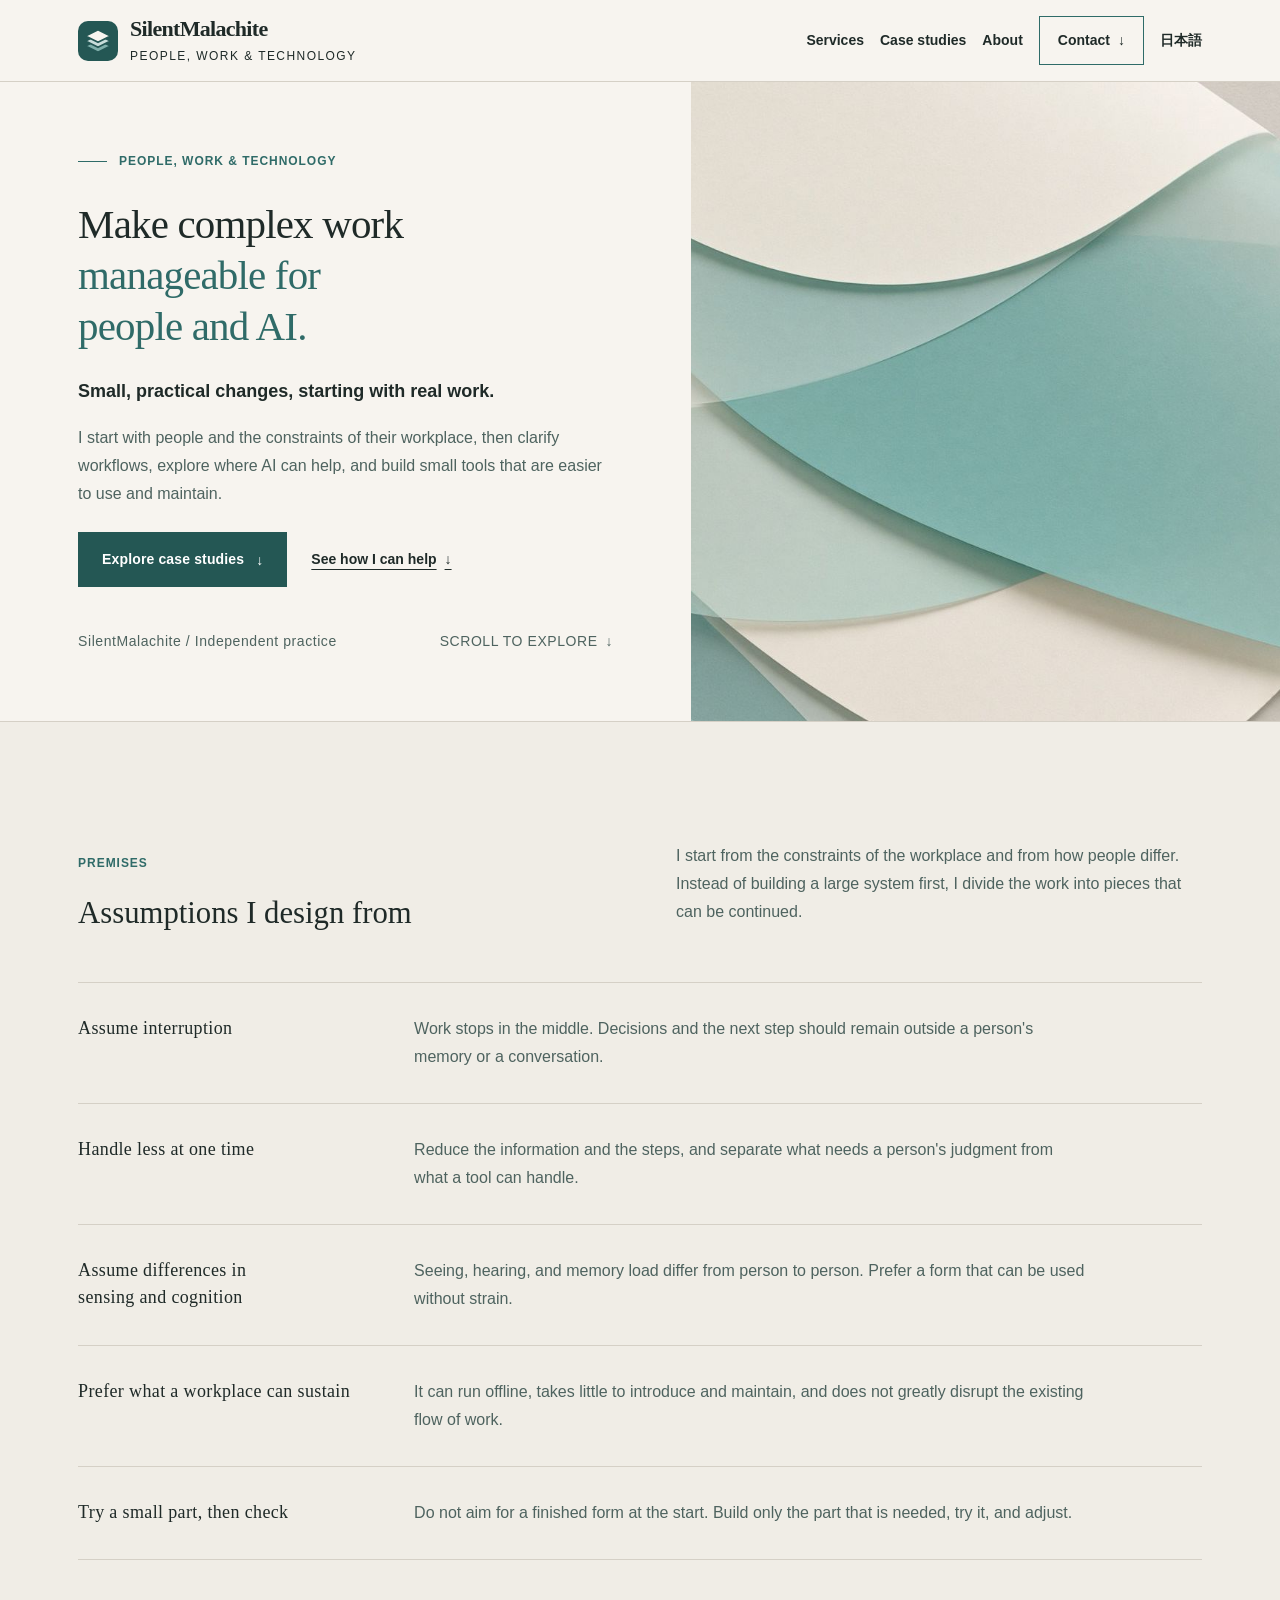
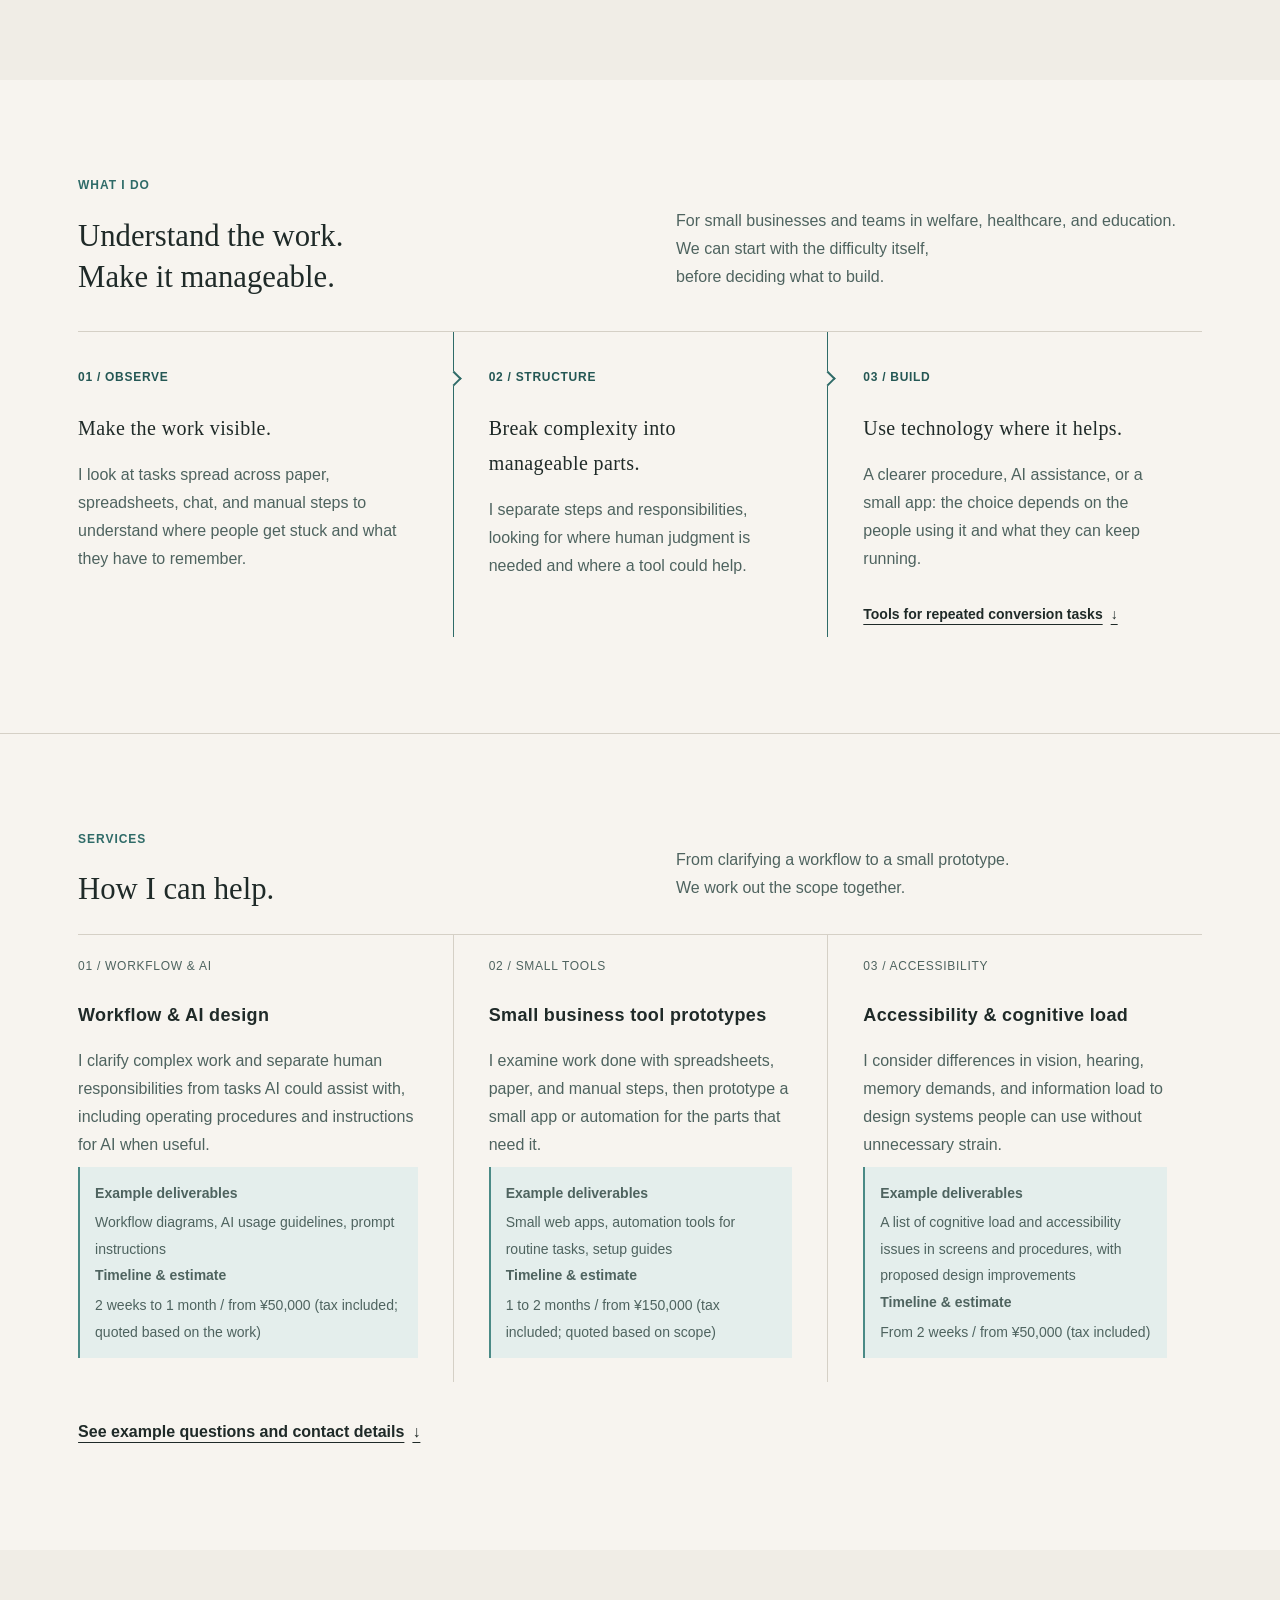
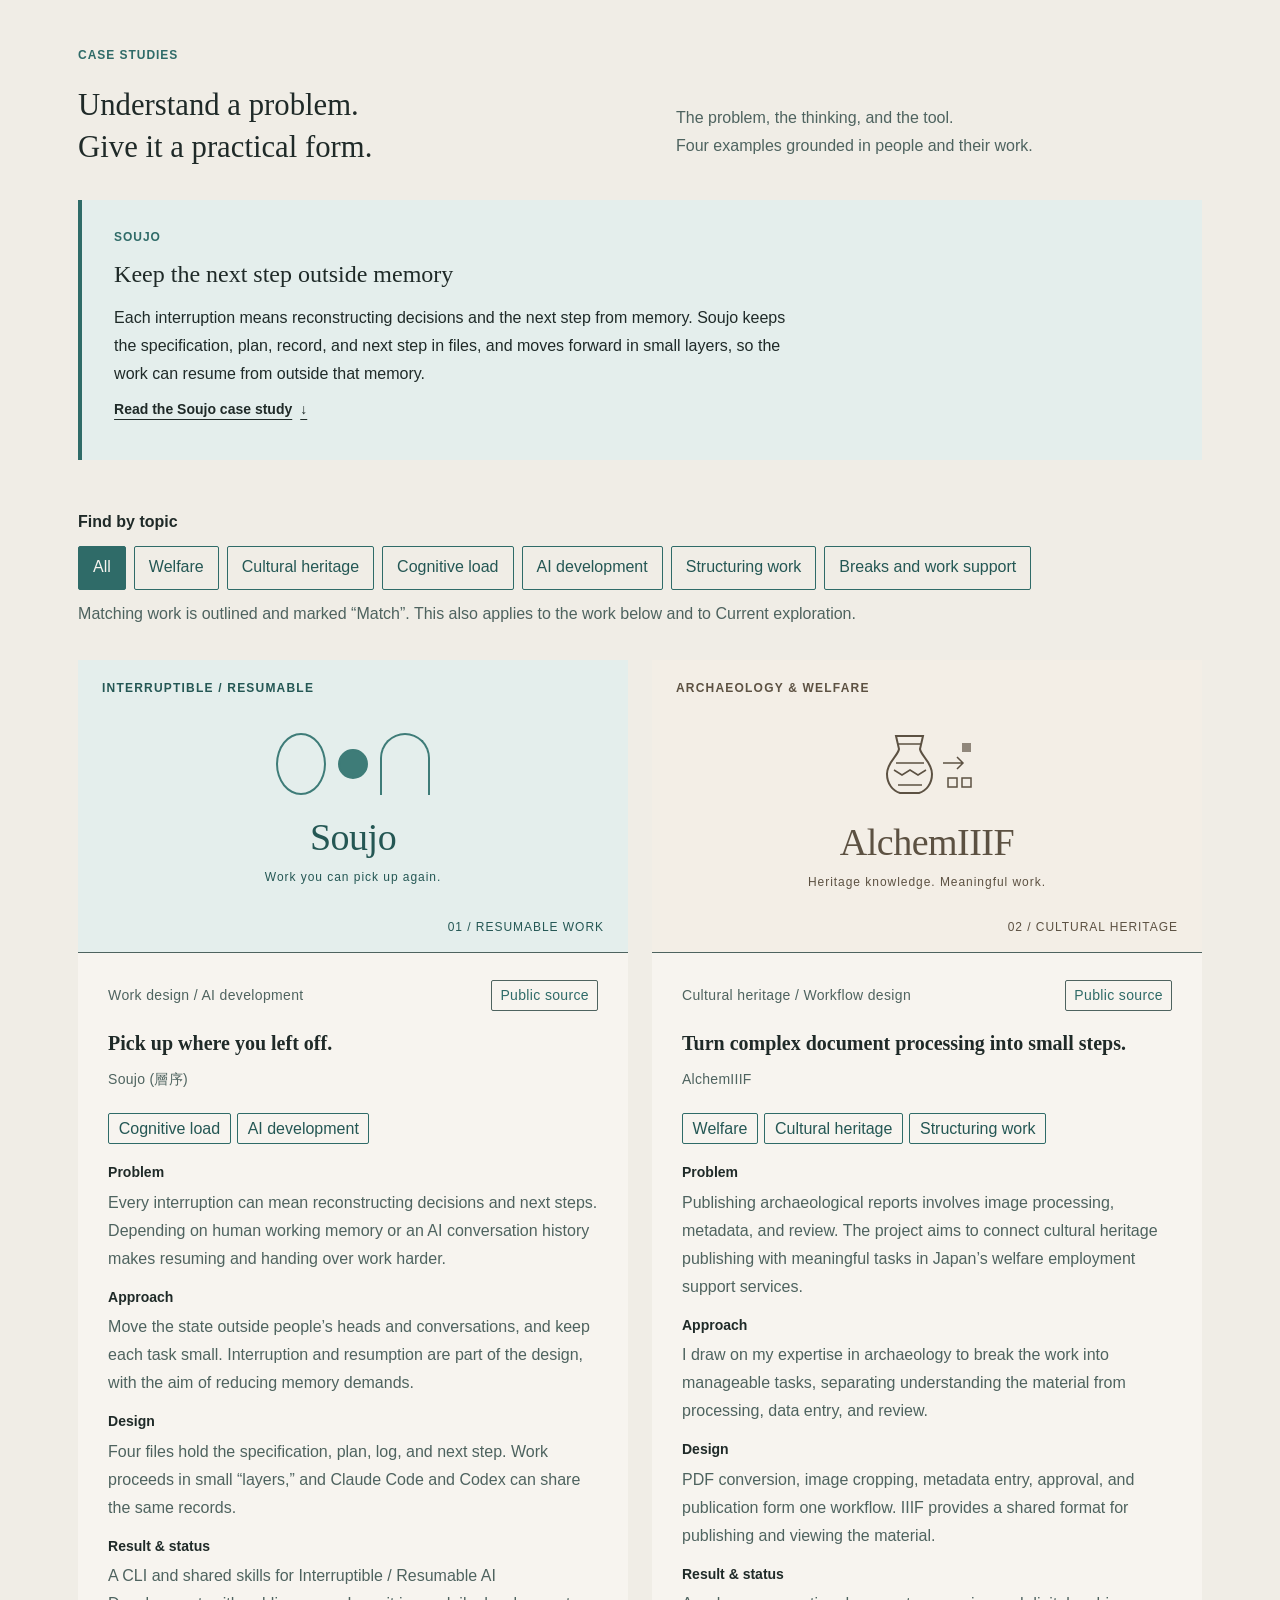
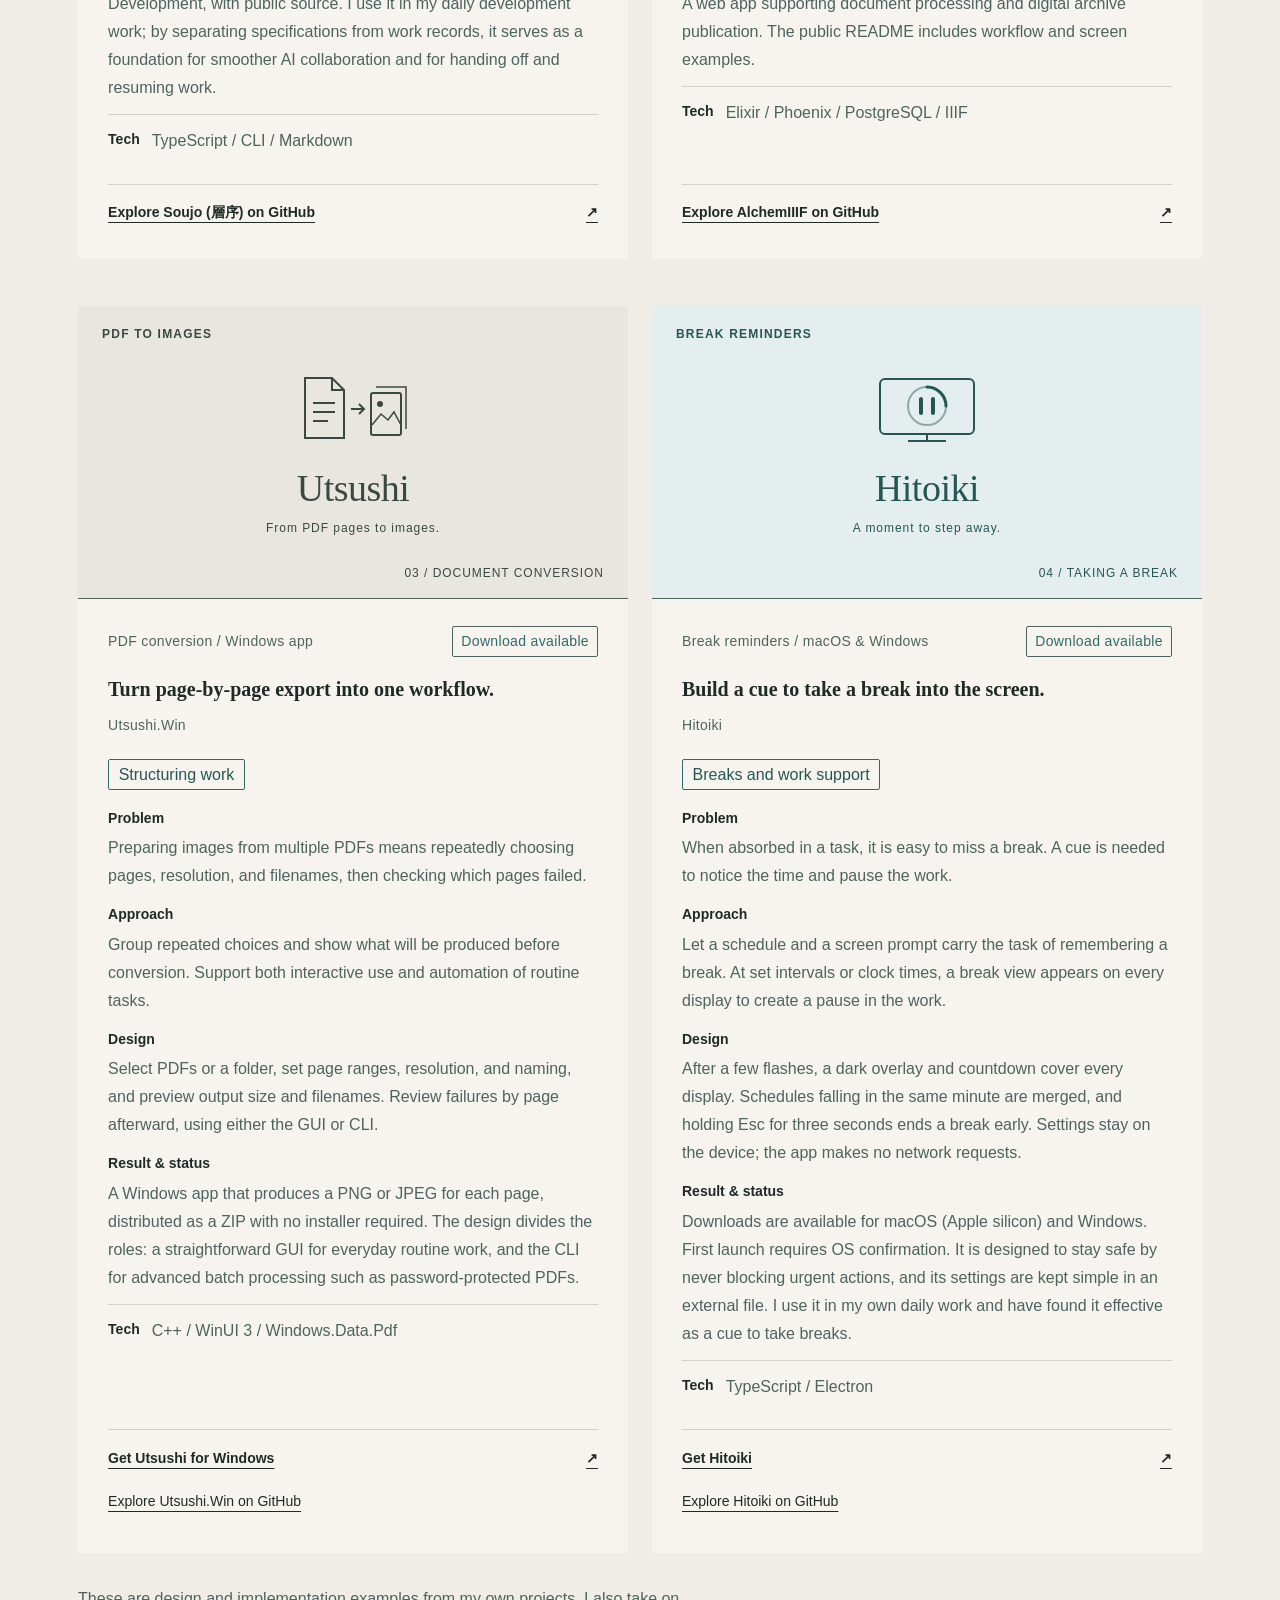
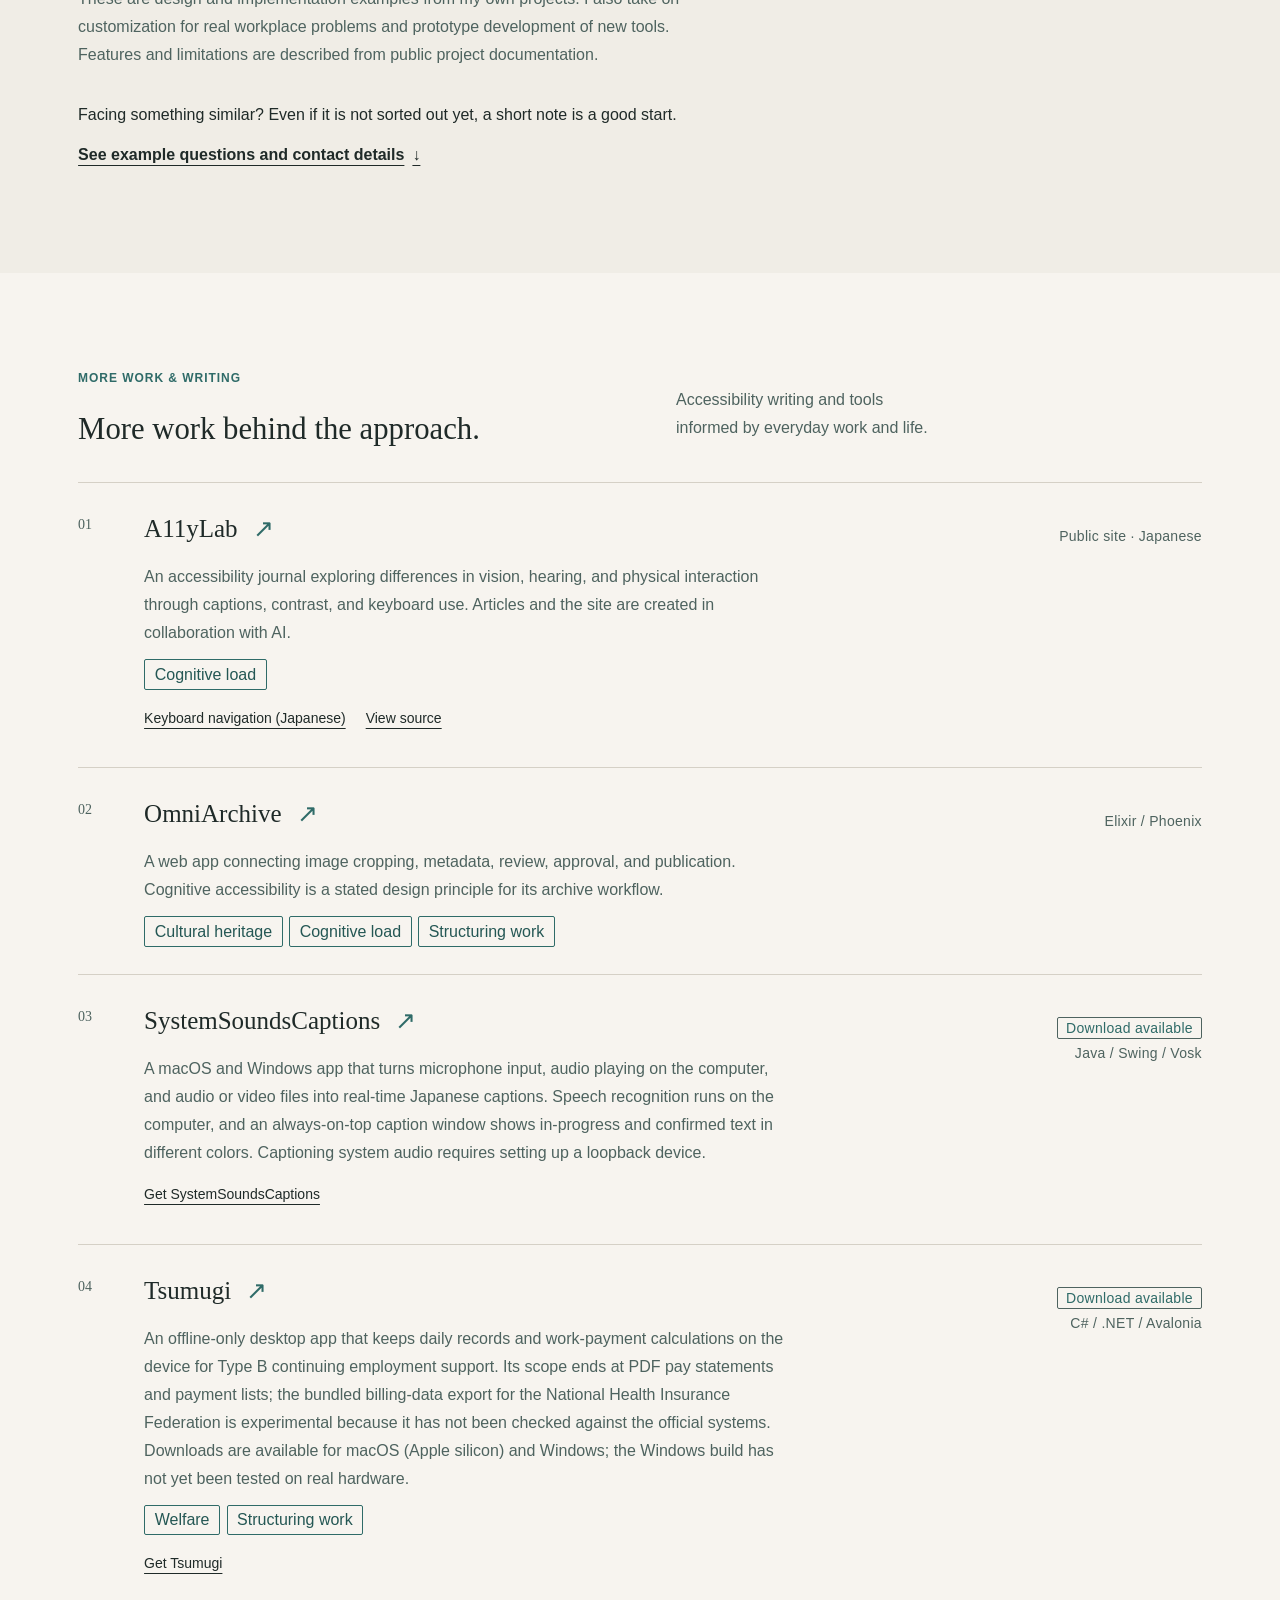
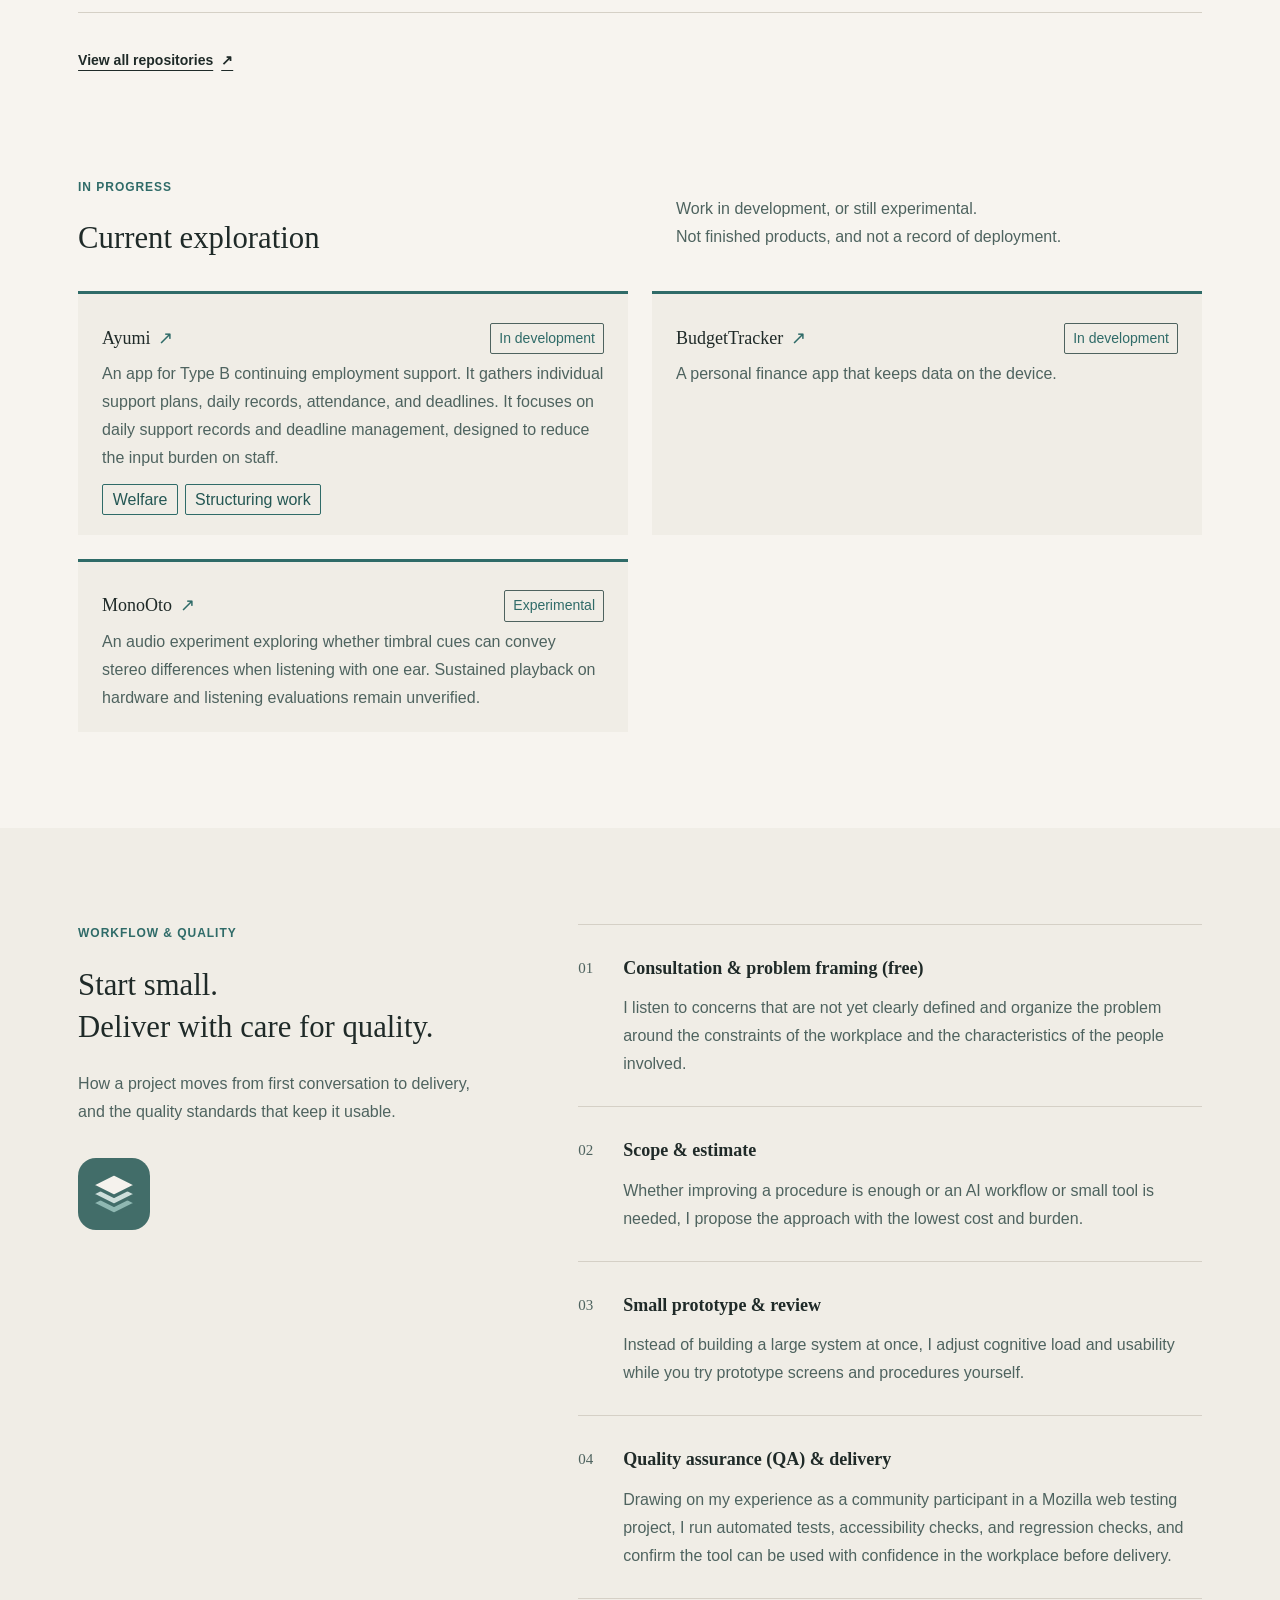
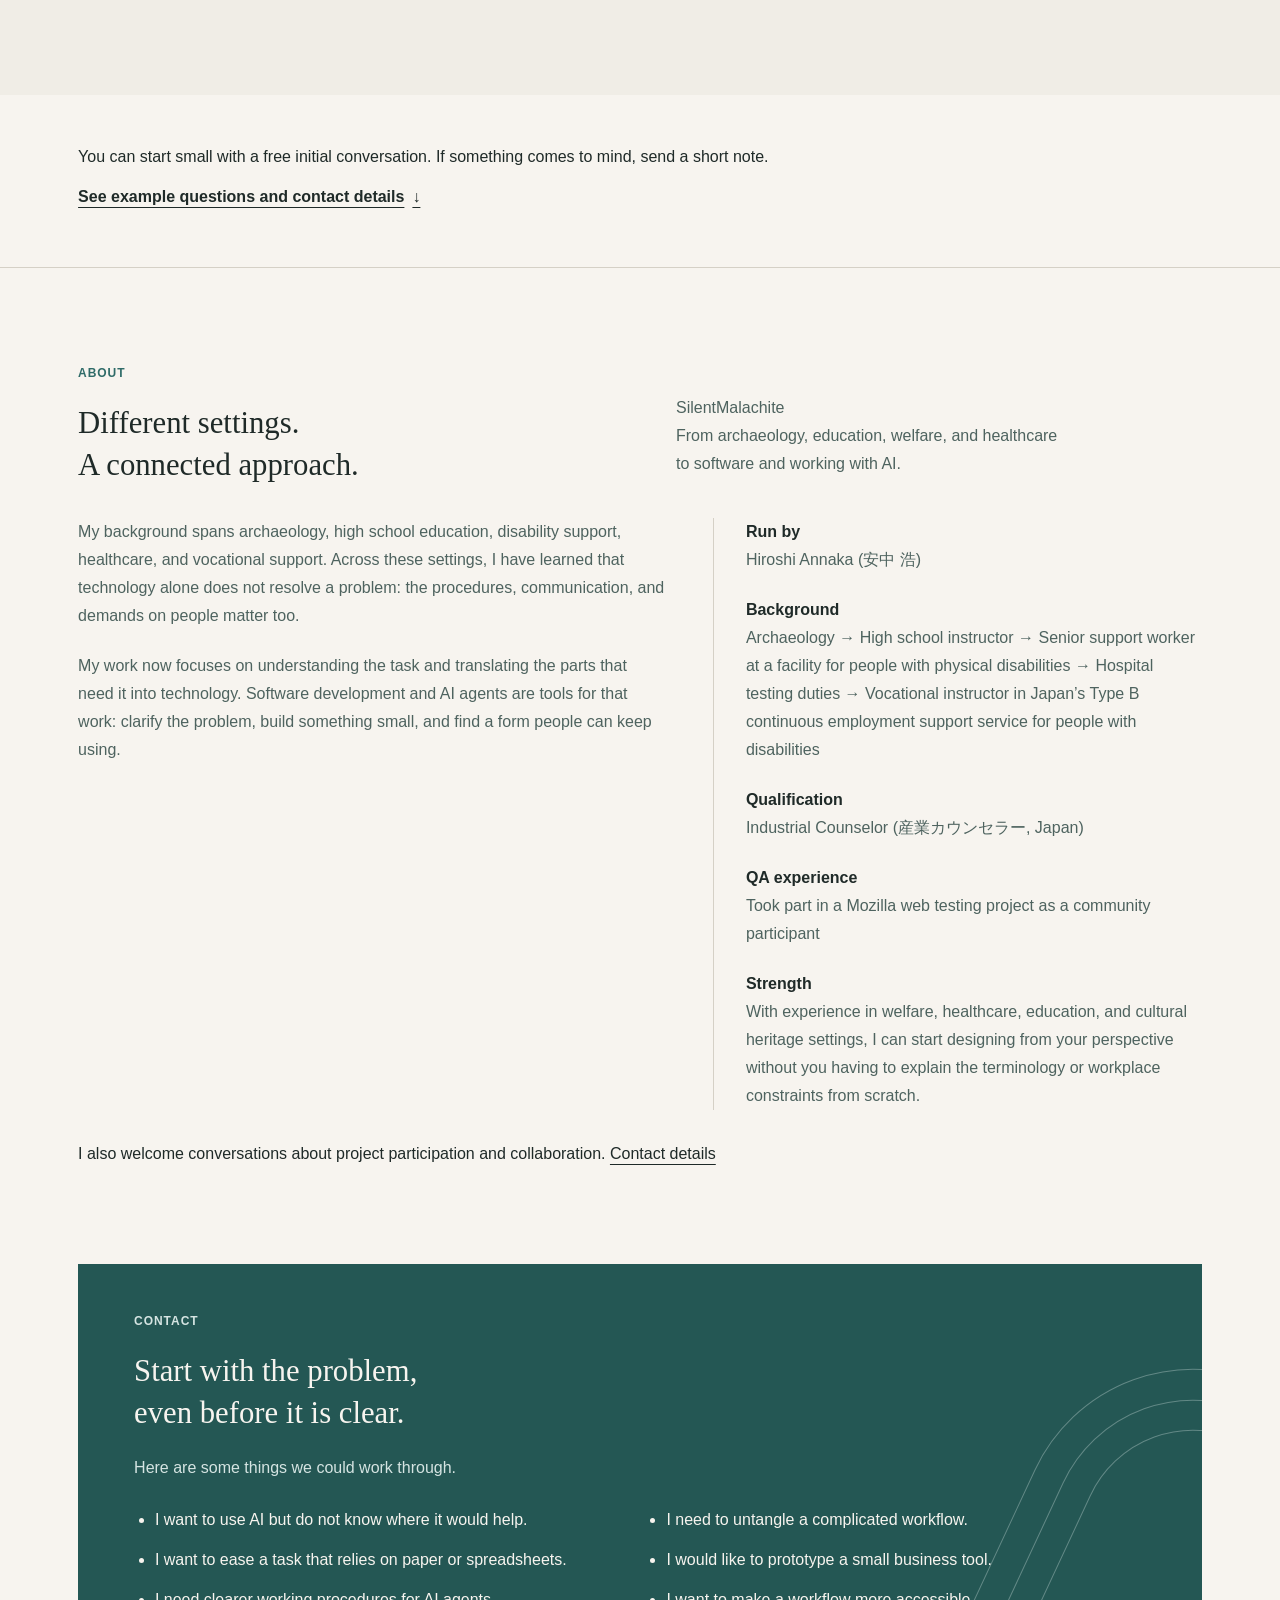
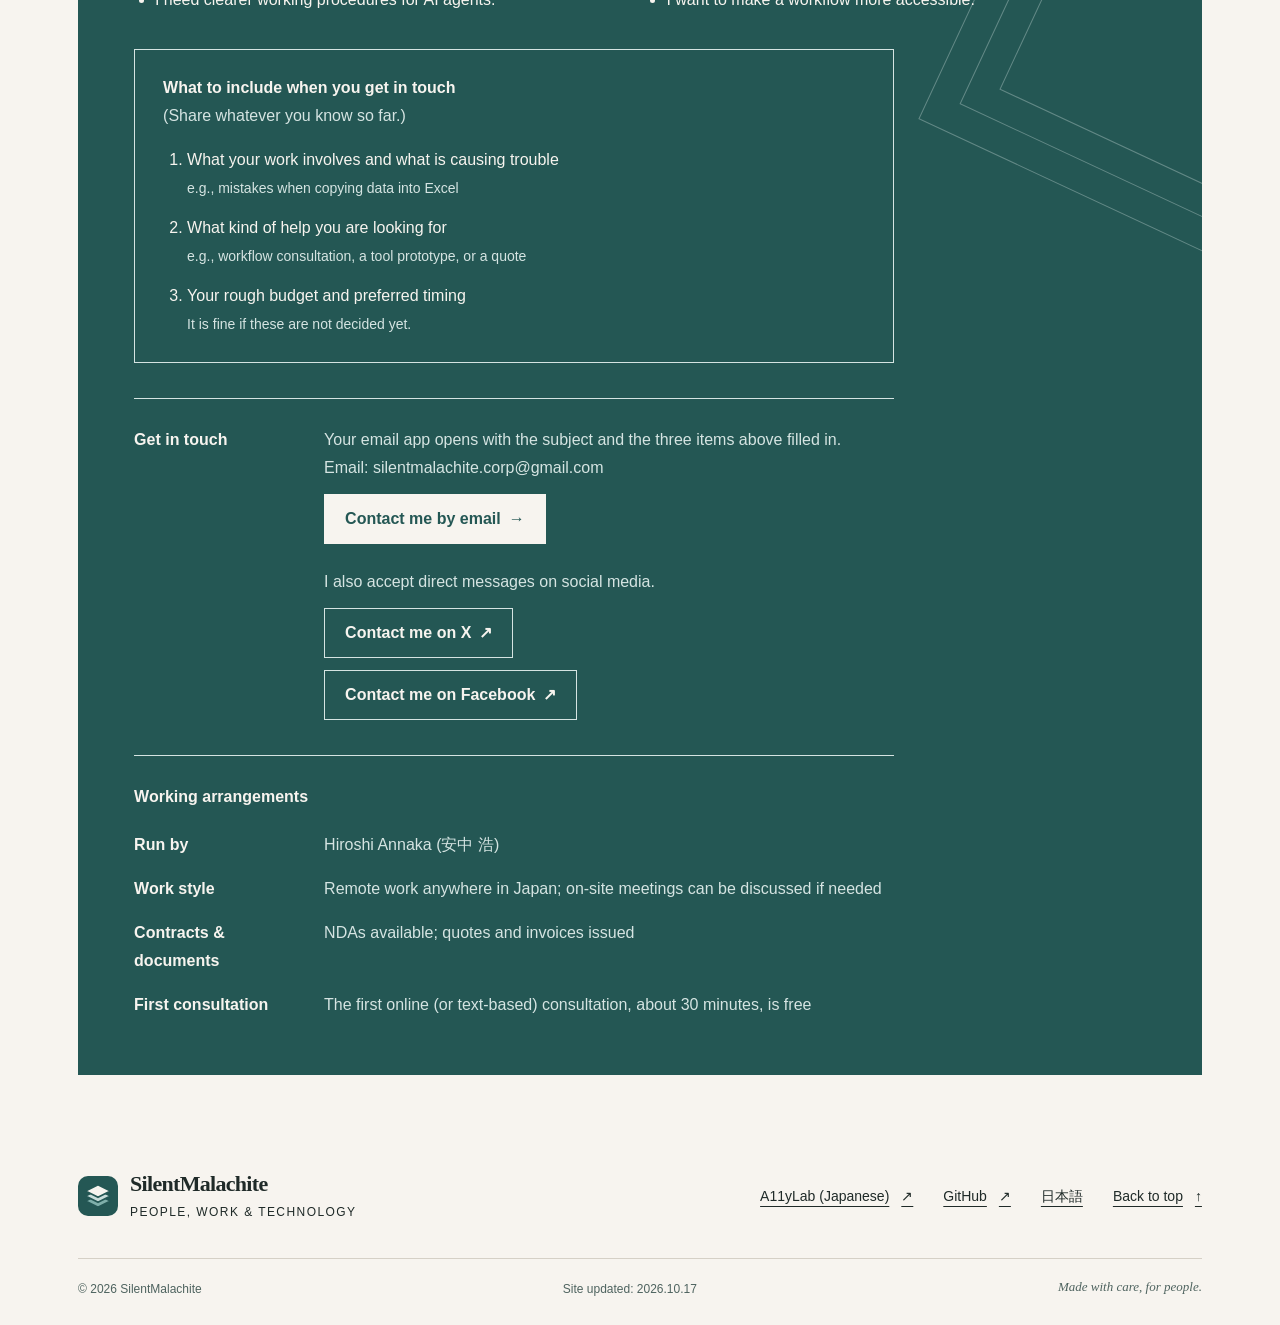
<file: site/en/index.html>
<!doctype html>
<html lang="en">
<head>
  <meta charset="utf-8">
  <meta name="viewport" content="width=device-width, initial-scale=1">
  <title>SilentMalachite | Workflow design, AI &amp; small software tools</title>
  <meta name="description" content="Making complex work manageable for people and AI. Workflow design, practical AI use, and small software prototypes, grounded in the people doing the work.">
  <meta name="theme-color" content="#2F6B68">
  <link rel="canonical" href="https://silentmalachite.github.io/Portfolio/en/">
  <link rel="alternate" hreflang="ja" href="https://silentmalachite.github.io/Portfolio/">
  <link rel="alternate" hreflang="en" href="https://silentmalachite.github.io/Portfolio/en/">
  <link rel="alternate" hreflang="x-default" href="https://silentmalachite.github.io/Portfolio/">
  <meta property="og:type" content="website">
  <meta property="og:locale" content="en_US">
  <meta property="og:title" content="SilentMalachite | Workflow design, AI &amp; small software tools">
  <meta property="og:description" content="Making complex work manageable for people and AI. Workflow design, practical AI use, and small software prototypes, grounded in the people doing the work.">
  <meta property="og:url" content="https://silentmalachite.github.io/Portfolio/en/">
  <meta property="og:image" content="https://silentmalachite.github.io/Portfolio/assets/ogp-en.png">
  <meta property="og:image:width" content="1200">
  <meta property="og:image:height" content="630">
  <meta property="og:image:alt" content="Make complex work manageable for people and AI. SilentMalachite and connected teal pathways.">
  <meta name="twitter:card" content="summary_large_image">
  <link rel="icon" type="image/svg+xml" href="../assets/favicon.svg">
  <link rel="stylesheet" href="../assets/styles.css?v=20261017-midcta">
</head>
<body>
  <a class="skip-link" href="#main">Skip to main content</a>
  <header class="site-header" id="top">
    <a class="brand" href="#top" aria-label="SilentMalachite — back to top">
      <img src="../assets/favicon.svg" width="40" height="40" alt="">
      <span>SilentMalachite<span class="brand-caption">PEOPLE, WORK &amp; TECHNOLOGY</span></span>
    </a>
    <nav aria-label="Main navigation">
      <a href="#services">Services</a>
      <a href="#projects">Case studies</a>
      <a href="#about">About</a>
      <a class="nav-contact" href="#contact">Contact <span aria-hidden="true">↓</span></a>
      <a class="language-link" href="../index.html" lang="ja" hreflang="ja">日本語</a>
    </nav>
  </header>

  <main id="main">
    <section class="hero" aria-labelledby="hero-title">
      <div class="hero-content">
        <p class="eyebrow"><span class="small-line"></span> PEOPLE, WORK &amp; TECHNOLOGY</p>
        <h1 id="hero-title">Make complex work<br><span>manageable for<br>people and AI.</span></h1>
        <p class="hero-lead">Small, practical changes, starting with real work.</p>
        <p class="hero-description">I start with people and the constraints of their workplace, then clarify workflows, explore where AI can help, and build small tools that are easier to use and maintain.</p>
        <div class="hero-actions"><a class="button button-dark" href="#projects">Explore case studies <span aria-hidden="true">↓</span></a><a class="text-link" href="#services">See how I can help <span aria-hidden="true">↓</span></a></div>
        <div class="hero-bottom"><span>SilentMalachite / Independent practice</span><a href="#premises">SCROLL TO EXPLORE <span aria-hidden="true">↓</span></a></div>
      </div>
      <div class="hero-art">
        <picture>
          <source media="(max-width: 800px)" srcset="../assets/paper-2-mobile.jpg" width="1152" height="864">
          <img src="../assets/paper-2.jpg" width="1152" height="1728" alt="">
        </picture>
      </div>
    </section>

    <section class="premises section-wrap" id="premises" aria-labelledby="premises-title">
      <div class="section-intro">
        <div><p class="eyebrow">PREMISES</p><h2 id="premises-title">Assumptions I design from</h2></div>
        <p class="section-description">I start from the constraints of the workplace and from how people differ.<br>Instead of building a large system first, I divide the work into pieces that can be continued.</p>
      </div>
      <ul class="premise-list">
        <li><h3>Assume interruption</h3><p>Work stops in the middle. Decisions and the next step should remain outside a person's memory or a conversation.</p></li>
        <li><h3>Handle less at one time</h3><p>Reduce the information and the steps, and separate what needs a person's judgment from what a tool can handle.</p></li>
        <li><h3>Assume differences in sensing and cognition</h3><p>Seeing, hearing, and memory load differ from person to person. Prefer a form that can be used without strain.</p></li>
        <li><h3>Prefer what a workplace can sustain</h3><p>It can run offline, takes little to introduce and maintain, and does not greatly disrupt the existing flow of work.</p></li>
        <li><h3>Try a small part, then check</h3><p>Do not aim for a finished form at the start. Build only the part that is needed, try it, and adjust.</p></li>
      </ul>
    </section>

    <section class="strengths section-wrap" id="strengths" aria-labelledby="strengths-title">
      <div class="section-intro">
        <div><p class="eyebrow">WHAT I DO</p><h2 id="strengths-title">Understand the work.<br>Make it manageable.</h2></div>
        <p class="section-description">For small businesses and teams in welfare, healthcare, and education.<br>We can start with the difficulty itself,<br>before deciding what to build.</p>
      </div>
      <div class="strength-grid process-steps">
        <article><span class="item-number">01 / OBSERVE</span><h3>Make the work visible.</h3><p>I look at tasks spread across paper, spreadsheets, chat, and manual steps to understand where people get stuck and what they have to remember.</p></article>
        <article><span class="item-number">02 / STRUCTURE</span><h3>Break complexity into manageable parts.</h3><p>I separate steps and responsibilities, looking for where human judgment is needed and where a tool could help.</p></article>
        <article><span class="item-number">03 / BUILD</span><h3>Use technology where it helps.</h3><p>A clearer procedure, AI assistance, or a small app: the choice depends on the people using it and what they can keep running.</p><a class="text-link" href="#project-utsushi">Tools for repeated conversion tasks <span aria-hidden="true">↓</span></a></article>
      </div>
    </section>

    <section class="services strengths section-wrap" id="services" aria-labelledby="services-title">
      <div class="section-intro">
        <div><p class="eyebrow">SERVICES</p><h2 id="services-title">How I can help.</h2></div>
        <p class="section-description">From clarifying a workflow to a small prototype.<br>We work out the scope together.</p>
      </div>
      <div class="strength-grid">
        <article><span class="item-number">01 / WORKFLOW &amp; AI</span><h3>Workflow &amp; AI design</h3><p>I clarify complex work and separate human responsibilities from tasks AI could assist with, including operating procedures and instructions for AI when useful.</p><dl class="project-note"><div><dt>Example deliverables</dt><dd>Workflow diagrams, AI usage guidelines, prompt instructions</dd></div><div><dt>Timeline &amp; estimate</dt><dd>2 weeks to 1 month / from ¥50,000 (tax included; quoted based on the work)</dd></div></dl></article>
        <article><span class="item-number">02 / SMALL TOOLS</span><h3>Small business tool prototypes</h3><p>I examine work done with spreadsheets, paper, and manual steps, then prototype a small app or automation for the parts that need it.</p><dl class="project-note"><div><dt>Example deliverables</dt><dd>Small web apps, automation tools for routine tasks, setup guides</dd></div><div><dt>Timeline &amp; estimate</dt><dd>1 to 2 months / from ¥150,000 (tax included; quoted based on scope)</dd></div></dl></article>
        <article><span class="item-number">03 / ACCESSIBILITY</span><h3>Accessibility &amp; cognitive load</h3><p>I consider differences in vision, hearing, memory demands, and information load to design systems people can use without unnecessary strain.</p><dl class="project-note"><div><dt>Example deliverables</dt><dd>A list of cognitive load and accessibility issues in screens and procedures, with proposed design improvements</dd></div><div><dt>Timeline &amp; estimate</dt><dd>From 2 weeks / from ¥50,000 (tax included)</dd></div></dl></article>
      </div>
      <a class="text-link service-contact" href="#contact">See example questions and contact details <span aria-hidden="true">↓</span></a>
    </section>

    <section class="projects section-wrap" id="projects" aria-labelledby="projects-title">
      <div class="section-intro">
        <div><p class="eyebrow">CASE STUDIES</p><h2 id="projects-title">Understand a problem.<br>Give it a practical form.</h2></div>
        <p class="section-description">The problem, the thinking, and the tool.<br>Four examples grounded in people and their work.</p>
      </div>
      <aside class="soujo-feature" aria-labelledby="soujo-highlight-title">
        <p class="eyebrow">SOUJO</p>
        <h3 id="soujo-highlight-title">Keep the next step outside memory</h3>
        <p>Each interruption means reconstructing decisions and the next step from memory. Soujo keeps the specification, plan, record, and next step in files, and moves forward in small layers, so the work can resume from outside that memory.</p>
        <a class="text-link" href="#project-soujo">Read the Soujo case study <span aria-hidden="true">↓</span></a>
      </aside>
      <div class="project-filter" data-project-filter hidden>
        <p class="filter-label" id="filter-label">Find by topic</p>
        <div class="filter-controls" role="group" aria-labelledby="filter-label">
          <button type="button" aria-pressed="true" data-filter="all">All</button>
          <button type="button" aria-pressed="false" data-filter="welfare">Welfare</button>
          <button type="button" aria-pressed="false" data-filter="heritage">Cultural heritage</button>
          <button type="button" aria-pressed="false" data-filter="cognitive">Cognitive load</button>
          <button type="button" aria-pressed="false" data-filter="ai">AI development</button>
          <button type="button" aria-pressed="false" data-filter="workflow">Structuring work</button>
          <button type="button" aria-pressed="false" data-filter="break">Breaks and work support</button>
        </div>
        <p class="filter-note">Matching work is outlined and marked “Match”. This also applies to the work below and to Current exploration.</p>
        <p class="filter-status" data-filter-status aria-live="polite"></p>
      </div>
      <div class="project-grid">
        <article class="project-card" id="project-soujo" data-tags="cognitive ai">
          <div class="project-art art-a11y" aria-hidden="true">
            <span class="project-kicker">INTERRUPTIBLE / RESUMABLE</span>
            <div class="a11y-symbol"><span></span><span></span><span></span></div>
            <span class="project-wordmark">Soujo<span>Work you can pick up again.</span></span>
            <span class="art-corner">01 / RESUMABLE WORK</span>
          </div>
          <div class="project-body">
            <div class="project-meta"><span>Work design / AI development</span><span class="status">Public source</span></div>
            <h3>Pick up where you left off.</h3><p class="project-name">Soujo (層序)</p>
            <ul class="tag-list" aria-label="Topics"><li>Cognitive load</li><li>AI development</li></ul>
            <dl class="case-details">
              <div><dt>Problem</dt><dd>Every interruption can mean reconstructing decisions and next steps. Depending on human working memory or an AI conversation history makes resuming and handing over work harder.</dd></div>
              <div><dt>Approach</dt><dd>Move the state outside people’s heads and conversations, and keep each task small. Interruption and resumption are part of the design, with the aim of reducing memory demands.</dd></div>
              <div><dt>Design</dt><dd>Four files hold the specification, plan, log, and next step. Work proceeds in small “layers,” and Claude Code and Codex can share the same records.</dd></div>
              <div><dt>Result &amp; status</dt><dd>A CLI and shared skills for Interruptible / Resumable AI Development, with public source. I use it in my daily development work; by separating specifications from work records, it serves as a foundation for smoother AI collaboration and for handing off and resuming work.</dd></div>
              <div><dt>Tech</dt><dd>TypeScript / CLI / Markdown</dd></div>
            </dl>
            <a class="project-link" href="https://github.com/SilentMalachite/Soujo">Explore Soujo (層序) on GitHub <span aria-hidden="true">↗</span></a>

          </div>
        </article>

        <article class="project-card" id="project-alchemiiif" data-tags="welfare heritage workflow">
          <div class="project-art art-alchemiiif" aria-hidden="true">
            <span class="project-kicker">ARCHAEOLOGY &amp; WELFARE</span>
            <svg class="heritage-symbol" width="112" height="74" viewBox="0 0 112 74" fill="none">
              <path d="M25 9h27l-3 13c1 7 12 13 12 25 0 10-6 17-13 19H29c-7-2-13-9-13-19 0-12 11-18 12-25z" stroke="currentColor" stroke-width="2"/>
              <path d="M26 17h25M25 36h28M23 43l8 5 8-5 8 5 8-5M27 58h24" stroke="currentColor" stroke-width="1.5"/>
              <path d="M72 36h20m-6-6 6 6-6 6" stroke="currentColor" stroke-width="1.5"/>
              <rect x="77" y="51" width="9" height="9" stroke="currentColor" stroke-width="1.5"/>
              <rect x="91" y="51" width="9" height="9" stroke="currentColor" stroke-width="1.5"/>
              <rect x="91" y="16" width="9" height="9" fill="currentColor" opacity=".65"/>
            </svg>
            <span class="project-wordmark">AlchemIIIF<span>Heritage knowledge. Meaningful work.</span></span>
            <span class="art-corner">02 / CULTURAL HERITAGE</span>
          </div>
          <div class="project-body">
            <div class="project-meta"><span>Cultural heritage / Workflow design</span><span class="status">Public source</span></div>
            <h3>Turn complex document processing into small steps.</h3><p class="project-name">AlchemIIIF</p>
            <ul class="tag-list" aria-label="Topics"><li>Welfare</li><li>Cultural heritage</li><li>Structuring work</li></ul>
            <dl class="case-details">
              <div><dt>Problem</dt><dd>Publishing archaeological reports involves image processing, metadata, and review. The project aims to connect cultural heritage publishing with meaningful tasks in Japan’s welfare employment support services.</dd></div>
              <div><dt>Approach</dt><dd>I draw on my expertise in archaeology to break the work into manageable tasks, separating understanding the material from processing, data entry, and review.</dd></div>
              <div><dt>Design</dt><dd>PDF conversion, image cropping, metadata entry, approval, and publication form one workflow. IIIF provides a shared format for publishing and viewing the material.</dd></div>
              <div><dt>Result &amp; status</dt><dd>A web app supporting document processing and digital archive publication. The public README includes workflow and screen examples.</dd></div>
              <div><dt>Tech</dt><dd>Elixir / Phoenix / PostgreSQL / IIIF</dd></div>
            </dl>
            <a class="project-link" href="https://github.com/SilentMalachite/AlchemIIIF">Explore AlchemIIIF on GitHub <span aria-hidden="true">↗</span></a>

          </div>
        </article>

        <article class="project-card" id="project-utsushi" data-tags="workflow">
          <div class="project-art art-archive" aria-hidden="true">
            <span class="project-kicker">PDF TO IMAGES</span>
            <svg width="112" height="74" viewBox="0 0 112 74" fill="none"><path d="M8 5h27l12 12v48H8zM35 5v12h12M16 30h22M16 39h22M16 48h15" stroke="currentColor" stroke-width="2"/><path d="M54 36h13m-5-5 5 5-5 5" stroke="currentColor" stroke-width="2"/><rect x="74" y="20" width="30" height="42" rx="2" stroke="currentColor" stroke-width="2"/><path d="M79 14h30v42M75 52l9-11 7 6 6-8 7 13" stroke="currentColor" stroke-width="1.5"/><circle cx="83" cy="31" r="3" fill="currentColor"/></svg>
            <span class="project-wordmark">Utsushi<span>From PDF pages to images.</span></span>
            <span class="art-corner">03 / DOCUMENT CONVERSION</span>
          </div>
          <div class="project-body">
            <div class="project-meta"><span>PDF conversion / Windows app</span><span class="status">Download available</span></div>
            <h3>Turn page-by-page export into one workflow.</h3><p class="project-name">Utsushi.Win</p>
            <ul class="tag-list" aria-label="Topics"><li>Structuring work</li></ul>
            <dl class="case-details">
              <div><dt>Problem</dt><dd>Preparing images from multiple PDFs means repeatedly choosing pages, resolution, and filenames, then checking which pages failed.</dd></div>
              <div><dt>Approach</dt><dd>Group repeated choices and show what will be produced before conversion. Support both interactive use and automation of routine tasks.</dd></div>
              <div><dt>Design</dt><dd>Select PDFs or a folder, set page ranges, resolution, and naming, and preview output size and filenames. Review failures by page afterward, using either the GUI or CLI.</dd></div>
              <div><dt>Result &amp; status</dt><dd>A Windows app that produces a PNG or JPEG for each page, distributed as a ZIP with no installer required. The design divides the roles: a straightforward GUI for everyday routine work, and the CLI for advanced batch processing such as password-protected PDFs.</dd></div>
              <div><dt>Tech</dt><dd>C++ / WinUI 3 / Windows.Data.Pdf</dd></div>
            </dl>
            <a class="project-link" href="https://github.com/SilentMalachite/Utsushi.Win/releases">Get Utsushi for Windows <span aria-hidden="true">↗</span></a>
            <div class="project-sub-links"><a href="https://github.com/SilentMalachite/Utsushi.Win">Explore Utsushi.Win on GitHub</a></div>
          </div>
        </article>

        <article class="project-card" id="project-hitoiki" data-tags="break">
          <div class="project-art art-summary" id="project-katachi" aria-hidden="true">
            <span class="project-kicker">BREAK REMINDERS</span>
            <svg width="112" height="74" viewBox="0 0 112 74" fill="none"><rect x="9" y="6" width="94" height="55" rx="5" stroke="currentColor" stroke-width="2"/><path d="M56 61v7M37 68h38" stroke="currentColor" stroke-width="2"/><circle cx="56" cy="33" r="19" stroke="currentColor" stroke-width="2" opacity=".45"/><path d="M56 14a19 19 0 0 1 19 19" stroke="currentColor" stroke-width="3" stroke-linecap="round"/><path d="M50 26v14M62 26v14" stroke="currentColor" stroke-width="4" stroke-linecap="round"/></svg>
            <span class="project-wordmark">Hitoiki<span>A moment to step away.</span></span>
            <span class="art-corner">04 / TAKING A BREAK</span>
          </div>
          <div class="project-body">
            <div class="project-meta"><span>Break reminders / macOS &amp; Windows</span><span class="status">Download available</span></div>
            <h3>Build a cue to take a break into the screen.</h3><p class="project-name">Hitoiki</p>
            <ul class="tag-list" aria-label="Topics"><li>Breaks and work support</li></ul>
            <dl class="case-details">
              <div><dt>Problem</dt><dd>When absorbed in a task, it is easy to miss a break. A cue is needed to notice the time and pause the work.</dd></div>
              <div><dt>Approach</dt><dd>Let a schedule and a screen prompt carry the task of remembering a break. At set intervals or clock times, a break view appears on every display to create a pause in the work.</dd></div>
              <div><dt>Design</dt><dd>After a few flashes, a dark overlay and countdown cover every display. Schedules falling in the same minute are merged, and holding Esc for three seconds ends a break early. Settings stay on the device; the app makes no network requests.</dd></div>
              <div><dt>Result &amp; status</dt><dd>Downloads are available for macOS (Apple silicon) and Windows. First launch requires OS confirmation. It is designed to stay safe by never blocking urgent actions, and its settings are kept simple in an external file. I use it in my own daily work and have found it effective as a cue to take breaks.</dd></div>
              <div><dt>Tech</dt><dd>TypeScript / Electron</dd></div>
            </dl>
            <a class="project-link" href="https://github.com/SilentMalachite/hitoiki/releases">Get Hitoiki <span aria-hidden="true">↗</span></a>
            <div class="project-sub-links"><a href="https://github.com/SilentMalachite/hitoiki">Explore Hitoiki on GitHub</a></div>
          </div>
        </article>
      </div>
      <p class="filter-empty" data-filter-empty="projects" hidden>No case studies match this topic.</p>
      <p class="case-context">These are design and implementation examples from my own projects. I also take on customization for real workplace problems and prototype development of new tools. Features and limitations are described from public project documentation.</p>
      <aside class="mid-cta" aria-label="Contact prompt after the case studies">
        <p>Facing something similar? Even if it is not sorted out yet, a short note is a good start.</p>
        <a class="text-link" href="#contact">See example questions and contact details <span aria-hidden="true">↓</span></a>
      </aside>
    </section>

    <section class="engineering section-wrap" id="engineering" aria-labelledby="engineering-title">
      <div class="section-intro compact-intro"><div><p class="eyebrow">MORE WORK &amp; WRITING</p><h2 id="engineering-title">More work behind the approach.</h2></div><p class="section-description">Accessibility writing and tools<br>informed by everyday work and life.</p></div>
      <div class="engineering-list">
        <article id="project-a11ylab" data-tags="cognitive"><span class="engineering-number">01</span><div><h3><a href="https://silentmalachite.github.io/A11yLab/">A11yLab <span aria-hidden="true">↗</span></a></h3><p>An accessibility journal exploring differences in vision, hearing, and physical interaction through captions, contrast, and keyboard use. Articles and the site are created in collaboration with AI.</p><ul class="tag-list" aria-label="Topics"><li>Cognitive load</li></ul><div class="project-sub-links"><a href="https://silentmalachite.github.io/A11yLab/physical/2026-01-02-keyboard-nav/" hreflang="ja">Keyboard navigation (Japanese)</a><a href="https://github.com/SilentMalachite/A11yLab">View source</a></div></div><span class="tech-label">Public site · Japanese</span></article>
        <article id="project-omniarchive" data-tags="heritage cognitive workflow"><span class="engineering-number">02</span><div><h3><a href="https://github.com/SilentMalachite/OmniArchive">OmniArchive <span aria-hidden="true">↗</span></a></h3><p>A web app connecting image cropping, metadata, review, approval, and publication. Cognitive accessibility is a stated design principle for its archive workflow.</p><ul class="tag-list" aria-label="Topics"><li>Cultural heritage</li><li>Cognitive load</li><li>Structuring work</li></ul></div><span class="tech-label">Elixir / Phoenix</span></article>
        <article id="project-systemsoundscaptions"><span class="engineering-number" id="project-summarytalk">03</span><div><h3><a href="https://github.com/SilentMalachite/SystemSoundsCaptions">System<wbr>Sounds<wbr>Captions <span aria-hidden="true">↗</span></a></h3><p>A macOS and Windows app that turns microphone input, audio playing on the computer, and audio or video files into real-time Japanese captions. Speech recognition runs on the computer, and an always-on-top caption window shows in-progress and confirmed text in different colors. Captioning system audio requires setting up a loopback device.</p><div class="project-sub-links"><a href="https://github.com/SilentMalachite/SystemSoundsCaptions/releases">Get SystemSoundsCaptions</a></div></div><span class="tech-label"><span class="status">Download available</span><br>Java / Swing / Vosk</span></article>
        <article id="project-tsumugi" data-tags="welfare workflow"><span class="engineering-number">04</span><div><h3><a href="https://github.com/SilentMalachite/Tsumugi">Tsumugi <span aria-hidden="true">↗</span></a></h3><p>An offline-only desktop app that keeps daily records and work-payment calculations on the device for Type B continuing employment support. Its scope ends at PDF pay statements and payment lists; the bundled billing-data export for the National Health Insurance Federation is experimental because it has not been checked against the official systems. Downloads are available for macOS (Apple silicon) and Windows; the Windows build has not yet been tested on real hardware.</p><ul class="tag-list" aria-label="Topics"><li>Welfare</li><li>Structuring work</li></ul><div class="project-sub-links"><a href="https://github.com/SilentMalachite/Tsumugi/releases">Get Tsumugi</a></div></div><span class="tech-label"><span class="status">Download available</span><br>C# / .NET / Avalonia</span></article>
      </div>
      <p class="filter-empty" data-filter-empty="engineering" hidden>No items match this topic.</p>
      <a class="text-link all-repos" href="https://github.com/SilentMalachite?tab=repositories">View all repositories <span aria-hidden="true">↗</span></a>
    </section>

    <section class="exploring section-wrap" id="exploring" aria-labelledby="exploring-title">
      <div class="section-intro compact-intro">
        <div><p class="eyebrow">IN PROGRESS</p><h2 id="exploring-title">Current exploration</h2></div>
        <p class="section-description">Work in development, or still experimental.<br>Not finished products, and not a record of deployment.</p>
      </div>
      <div class="exploring-list">
        <article data-tags="welfare workflow">
          <div class="exploring-heading"><h3><a href="https://github.com/SilentMalachite/Ayumi">Ayumi <span aria-hidden="true">↗</span></a></h3><span class="status">In development</span></div>
          <p>An app for Type B continuing employment support. It gathers individual support plans, daily records, attendance, and deadlines. It focuses on daily support records and deadline management, designed to reduce the input burden on staff.</p>
          <ul class="tag-list" aria-label="Topics"><li>Welfare</li><li>Structuring work</li></ul>
        </article>
        <article>
          <div class="exploring-heading"><h3><a href="https://github.com/SilentMalachite/BudgetTracker">BudgetTracker <span aria-hidden="true">↗</span></a></h3><span class="status">In development</span></div>
          <p>A personal finance app that keeps data on the device.</p>
        </article>
        <article>
          <div class="exploring-heading"><h3><a href="https://github.com/SilentMalachite/MonoOto">MonoOto <span aria-hidden="true">↗</span></a></h3><span class="status">Experimental</span></div>
          <p>An audio experiment exploring whether timbral cues can convey stereo differences when listening with one ear. Sustained playback on hardware and listening evaluations remain unverified.</p>
        </article>
      </div>
      <p class="filter-empty" data-filter-empty="exploring" hidden>No items match this topic.</p>
    </section>

    <section class="approach section-wrap" id="approach" aria-labelledby="approach-title">
      <div class="approach-heading"><p class="eyebrow">WORKFLOW &amp; QUALITY</p><h2 id="approach-title">Start small.<br>Deliver with care for quality.</h2><p>How a project moves from first conversation to delivery,<br>and the quality standards that keep it usable.</p><img src="../assets/favicon.svg" width="72" height="72" alt="" loading="lazy"></div>
      <div class="approach-list">
        <article><span>01</span><div><h3>Consultation &amp; problem framing (free)</h3><p>I listen to concerns that are not yet clearly defined and organize the problem around the constraints of the workplace and the characteristics of the people involved.</p></div></article>
        <article><span>02</span><div><h3>Scope &amp; estimate</h3><p>Whether improving a procedure is enough or an AI workflow or small tool is needed, I propose the approach with the lowest cost and burden.</p></div></article>
        <article><span>03</span><div><h3>Small prototype &amp; review</h3><p>Instead of building a large system at once, I adjust cognitive load and usability while you try prototype screens and procedures yourself.</p></div></article>
        <article><span>04</span><div><h3>Quality assurance (QA) &amp; delivery</h3><p>Drawing on my experience as a community participant in a Mozilla web testing project, I run automated tests, accessibility checks, and regression checks, and confirm the tool can be used with confidence in the workplace before delivery.</p></div></article>
      </div>
    </section>

    <aside class="mid-cta mid-cta-band section-wrap" aria-label="Contact prompt after the workflow">
      <p>You can start small with a free initial conversation. If something comes to mind, send a short note.</p>
      <a class="text-link" href="#contact">See example questions and contact details <span aria-hidden="true">↓</span></a>
    </aside>

    <section class="about section-wrap" id="about" aria-labelledby="about-title">
      <div class="section-intro">
        <div><p class="eyebrow">ABOUT</p><h2 id="about-title">Different settings.<br>A connected approach.</h2></div>
        <p class="section-description">SilentMalachite<br>From archaeology, education, welfare, and healthcare<br>to software and working with AI.</p>
      </div>
      <div class="about-story">
        <div><p>My background spans archaeology, high school education, disability support, healthcare, and vocational support. Across these settings, I have learned that technology alone does not resolve a problem: the procedures, communication, and demands on people matter too.</p><p>My work now focuses on understanding the task and translating the parts that need it into technology. Software development and AI agents are tools for that work: clarify the problem, build something small, and find a form people can keep using.</p></div>
        <div class="about-background"><p><strong>Run by</strong><br>Hiroshi Annaka (<span lang="ja">安中 浩</span>)</p><p><strong>Background</strong><br>Archaeology → High school instructor → Senior support worker at a facility for people with physical disabilities → Hospital testing duties → Vocational instructor in Japan’s Type B continuous employment support service for people with disabilities</p><p><strong>Qualification</strong><br>Industrial Counselor (産業カウンセラー, Japan)</p><p><strong>QA experience</strong><br>Took part in a Mozilla web testing project as a community participant</p><p><strong>Strength</strong><br>With experience in welfare, healthcare, education, and cultural heritage settings, I can start designing from your perspective without you having to explain the terminology or workplace constraints from scratch.</p></div>
      </div>
      <p class="about-collaboration">I also welcome conversations about project participation and collaboration. <a href="#contact">Contact details</a></p>
    </section>

    <section class="recruiting section-wrap" id="contact" aria-labelledby="contact-title">
      <span id="recruiting" class="legacy-anchor" aria-hidden="true"></span>
      <div class="recruiting-panel">
        <p class="eyebrow">CONTACT</p>
        <h2 id="contact-title">Start with the problem,<br>even before it is clear.</h2>
        <p class="recruiting-lead">Here are some things we could work through.</p>
        <ul class="contact-examples"><li>I want to use AI but do not know where it would help.</li><li>I need to untangle a complicated workflow.</li><li>I want to ease a task that relies on paper or spreadsheets.</li><li>I would like to prototype a small business tool.</li><li>I need clearer working procedures for AI agents.</li><li>I want to make a workflow more accessible.</li></ul>
        <div class="contact-guide">
          <h3>What to include when you get in touch<br><span>(Share whatever you know so far.)</span></h3>
          <ol>
            <li>What your work involves and what is causing trouble<br><span class="contact-example">e.g., mistakes when copying data into Excel</span></li>
            <li>What kind of help you are looking for<br><span class="contact-example">e.g., workflow consultation, a tool prototype, or a quote</span></li>
            <li>Your rough budget and preferred timing<br><span class="contact-example">It is fine if these are not decided yet.</span></li>
          </ol>
        </div>
        <div class="recruiting-contact">
          <span class="contact-label">Get in touch</span>
          <p>Your email app opens with the subject and the three items above filled in.<br>Email: silentmalachite.corp@<wbr>gmail.com</p>
          <!-- TODO: Replace href with the form URL once it exists -->
          <a class="contact-mail" href="mailto:silentmalachite.corp@gmail.com?subject=Inquiry%20about%20workflow%20and%20development&amp;body=1.%20Current%20challenges:%0D%0A2.%20What%20you%20would%20like%20help%20with:%0D%0A3.%20Budget%20and%20timing:%0D%0A">Contact me by email <span aria-hidden="true">→</span></a>
          <p class="contact-sns">I also accept direct messages on social media.</p>
          <a href="https://x.com/h_mosa">Contact me on X <span aria-hidden="true">↗</span></a>
          <a href="https://www.facebook.com/annaka.hiroshi">Contact me on Facebook <span aria-hidden="true">↗</span></a>
        </div>
        <div class="contact-terms">
          <h3>Working arrangements</h3>
          <dl>
            <div><dt>Run by</dt><dd>Hiroshi Annaka (<span lang="ja">安中 浩</span>)</dd></div>
            <div><dt>Work style</dt><dd>Remote work anywhere in Japan; on-site meetings can be discussed if needed</dd></div>
            <div><dt>Contracts &amp; documents</dt><dd>NDAs available; quotes and invoices issued</dd></div>
            <div><dt>First consultation</dt><dd>The first online (or text-based) consultation, about 30 minutes, is free</dd></div>
          </dl>
        </div>
        <div class="recruiting-decoration" aria-hidden="true"></div>
      </div>
    </section>
  </main>

  <footer class="site-footer section-wrap">
    <div class="footer-top"><a class="brand" href="#top"><img src="../assets/favicon.svg" width="40" height="40" alt=""><span>SilentMalachite<span class="brand-caption">PEOPLE, WORK &amp; TECHNOLOGY</span></span></a><div><a href="https://silentmalachite.github.io/A11yLab/" hreflang="ja">A11yLab (Japanese) <span aria-hidden="true">↗</span></a><a href="https://github.com/SilentMalachite">GitHub <span aria-hidden="true">↗</span></a><a class="language-link" href="../index.html" lang="ja" hreflang="ja">日本語</a><a href="#top">Back to top <span aria-hidden="true">↑</span></a></div></div>
    <div class="footer-bottom"><small>© 2026 SilentMalachite</small><small>Site updated: <time datetime="2026-10-17">2026.10.17</time></small><span>Made with care, for people.</span></div>
  </footer>
  <script src="../assets/filter.js?v=20261017-hero" defer></script>
</body>
</html>
</file>
<file: site/assets/styles.css>
@charset "UTF-8";
:root {
  --paper:#F7F4EF;
  --surface:#F0EDE6;
  --ink:#1F2A28;
  --muted:#4E635F;
  --accent:#2F6B68;
  --accent-strong:#245754;
  --accent-mid:#4A8A86;
  --accent-soft:#E4EEEC;
  --line:#D5D0C6;
  --focus:#8C5A0C;
  --focus-on-dark:#F3E6C8;
  --panel-text:#F7F4EF;
  --panel-muted:#D5E4E2;
  --accent-hover:#1E4A47;
  /* 旧名は上のパレットを指す。 */
  --green:var(--accent-strong);
  --green-hover:var(--accent-hover);
  --sage:var(--surface);
  --lime:var(--panel-muted);
  --serif:"Yu Mincho","Hiragino Mincho ProN","Noto Serif CJK JP",serif;
  --sans:-apple-system,BlinkMacSystemFont,"Hiragino Kaku Gothic ProN","Yu Gothic",Meiryo,sans-serif;
  --approach-bg:var(--surface);
  --approach-text:var(--muted);
  --hero-field:var(--surface);
  --space-3xs:0.25rem;
  --space-2xs:0.5rem;
  --space-xs:0.75rem;
  --space-sm:1rem;
  --space-md:1.5rem;
  --space-lg:2rem;
  --space-xl:3rem;
  --space-2xl:4.5rem;
  --space-3xl:6rem;
  --gutter:max(6.1vw,24px);
  --content-max:1400px;
  --text-xs:0.75rem;
  --text-sm:0.875rem;
  --text-md:1rem;
  --text-lg:1.125rem;
  --text-xl:1.25rem;
  --text-2xl:1.5rem;
  --h2:clamp(1.75rem,2.4vw,2.5rem);
  --h1:clamp(2rem,3.2vw,3.375rem);
  --leading-body:1.75;
  --leading-heading:1.5;
}

* {
  box-sizing:border-box;
}

html {
  scroll-padding-top:32px;
}

html:lang(en) {
  --serif:Georgia,"Times New Roman",serif;
}

@media(min-width:1600px) {
  :root {
    --gutter:max(calc((100vw - var(--content-max))/2),6vw);
  }
}

body {
  margin:0;
  background:var(--paper);
  color:var(--ink);
  font:var(--text-md)/var(--leading-body) var(--sans);
  -webkit-font-smoothing:antialiased;
  overflow-wrap:anywhere;
}

a {
  color:inherit;
  text-underline-offset:5px;
  text-decoration-thickness:1px;
}

a:hover {
  text-decoration-thickness:2px;
}

a:focus-visible {
  outline:3px solid var(--focus);
  outline-offset:6px;
  border-radius:2px;
}

.recruiting-panel a:focus-visible {
  outline-color:var(--focus-on-dark);
}

img {
  max-width:100%;
  height:auto;
  display:block;
}

h1,h2,h3,p {
  margin:0;
}

h1,h2,h3 {
  text-wrap:balance;
}

/* 日本語の見出しは語句の途中で改行しない。句読点と<wbr>で折り返し、収まらない場合だけ本文と同じく任意の位置で折り返す。 */
:lang(ja) :is(h1,h2,h3,.hero-lead) {
  word-break:keep-all;
  word-break:auto-phrase;
}

::selection {
  background:var(--accent-soft);
  color:var(--ink);
}

.skip-link {
  position:fixed;
  top:12px;
  left:16px;
  z-index:10;
  max-width:calc(100vw - 32px);
  background:var(--green);
  color:#fff;
  padding:12px 24px;
  white-space:normal;
  transform:translateY(-150%);
}

.skip-link:focus {
  transform:translateY(0);
}

.section-wrap {
  padding-left:var(--gutter);
  padding-right:var(--gutter);
}

.site-header {
  flex-wrap:wrap;
  padding-block:var(--space-sm);
  padding-inline:var(--gutter);
  display:flex;
  justify-content:space-between;
  align-items:center;
  gap:28px;
  border-bottom:1px solid var(--line);
}

.brand {
  display:inline-flex;
  align-items:center;
  gap:12px;
  text-decoration:none;
  font-family:Georgia,serif;
  font-size:1.375rem;
  font-weight:600;
  line-height:1.2;
  letter-spacing:-.7px;
  flex-shrink:1;
  max-width:100%;
  min-width:0;
}
.brand > span {
  min-width:0;
}

.brand img {
  flex-shrink:0;
}

.brand-caption {
  display:block;
  font:var(--text-xs)/1.5 var(--sans);
  letter-spacing:0.12em;
  margin-top:5px;
}

.site-header nav {
  display:flex;
  flex-wrap:wrap;
  align-items:center;
  gap:var(--space-sm);
  font-size:var(--text-sm);
  font-weight:600;
}

.site-header nav a {
  min-height:44px;
  display:inline-flex;
  align-items:center;
  text-decoration:none;
  white-space:normal;
}

.language-link {
  text-decoration:underline;
  text-underline-offset:5px;
}

:lang(en) .hero-lead {
  letter-spacing:0;
}

:lang(en) h1 {
  letter-spacing:-0.02em;
}

:lang(en) h2 {
  letter-spacing:0;
  line-height:1.35;
}

:lang(en) .eyebrow {
  letter-spacing:0.08em;
}

.site-header nav a:hover {
  color:var(--accent);
  text-decoration:underline;
}

.site-header nav .nav-contact {
  padding:11px 18px;
  border:1px solid var(--accent);
  gap:var(--space-2xs);
}

.nav-contact span {
  font-size:1em;
}

.hero {
  display:grid;
  grid-template-columns:minmax(0,1.08fr) minmax(0,0.92fr);
  min-height:640px;
  border-bottom:1px solid var(--line);
}

.hero-content {
  padding:70px var(--gutter) 26px;
  display:flex;
  align-items:flex-start;
  flex-direction:column;
}

.eyebrow {
  font-size:var(--text-xs);
  font-weight:600;
  line-height:1.6;
  letter-spacing:0.14em;
  color:var(--accent);
}

.hero .eyebrow {
  display:flex;
  gap:12px;
  align-items:center;
}

.small-line {
  width:29px;
  height:1px;
  background:var(--accent);
}

h1 {
  margin:27px 0 22px;
}

h1 span {
  color:var(--accent);
}

.hero-lead {
  font-size:var(--text-lg);
  font-weight:600;
  letter-spacing:0.01em;
  line-height:1.9;
}

.hero-description {
  font-size:var(--text-md);
  line-height:var(--leading-body);
  color:var(--muted);
  margin-top:16px;
}

.button {
  min-height:48px;
  display:inline-flex;
  align-items:center;
  justify-content:space-between;
  gap:12px;
  padding:15px 24px;
  text-decoration:none;
  font-size:var(--text-sm);
  font-weight:600;
  letter-spacing:0.01em;
}

.button-dark {
  background:var(--green);
  color:#fff;
  margin-top:28px;
}

.button-dark:hover {
  background:var(--green-hover);
  text-decoration:none;
}

.button span {
  font-size:1em;
  line-height:1;
}

.hero-bottom {
  margin-top:var(--space-lg);
  width:100%;
  display:flex;
  flex-wrap:wrap;
  align-items:center;
  justify-content:space-between;
  gap:var(--space-sm);
  font-size:var(--text-sm);
  color:var(--muted);
  letter-spacing:0.04em;
}

.hero-bottom a {
  text-decoration:none;
  display:flex;
  align-items:center;
  gap:var(--space-2xs);
  min-height:44px;
  min-width:0;
  font-size:var(--text-sm);
}

.hero-bottom a span {
  font-size:1em;
}

.hero-art {
  position:relative;
  background:var(--hero-field);
  overflow:hidden;
}

/* 幅800px以下は、表示範囲だけを切り出した軽い画像に替わる。どちらも枠いっぱいに置く。 */
.hero-art picture,
.hero-art img {
  position:absolute;
  inset:0;
  width:100%;
  height:100%;
  max-width:none;
  object-fit:cover;
  object-position:center 40%;
}

.premises {
  background:var(--surface);
  padding-block:calc(var(--space-3xl) + var(--space-md));
}

.premise-list {
  list-style:none;
  margin:var(--space-xl) 0 0;
  padding:0;
  border-top:1px solid var(--line);
}

.premise-list li {
  display:grid;
  grid-template-columns:minmax(0,18rem) minmax(0,42rem);
  gap:var(--space-sm) var(--space-xl);
  align-items:baseline;
  padding-block:var(--space-lg);
  border-bottom:1px solid var(--line);
}

.premise-list h3 {
  font-family:var(--serif);
  font-size:var(--text-lg);
  font-weight:500;
  letter-spacing:0.02em;
  line-height:var(--leading-heading);
}

.premise-list p {
  max-width:42rem;
  color:var(--muted);
}

.strengths {
  padding-block:var(--space-3xl);
}

.section-intro {
  display:flex;
  flex-wrap:wrap;
  justify-content:space-between;
  align-items:flex-end;
  gap:40px;
  margin-bottom:var(--space-lg);
}

.section-intro>div {
  min-width:0;
  flex:1 1 18rem;
}

.section-intro .eyebrow {
  margin-bottom:20px;
}

h2 {
  font:500 var(--h2)/var(--leading-heading) var(--serif);
  letter-spacing:0.02em;
}

.section-description {
  font-size:var(--text-md);
  line-height:var(--leading-body);
  color:var(--muted);
  padding-bottom:8px;
  min-width:0;
  flex:1 1 16rem;
  max-width:36rem;
}

.strength-grid {
  display:grid;
  grid-template-columns:repeat(3,minmax(0,1fr));
  border-top:1px solid var(--line);
}

.strength-grid article {
  padding:30px 35px 0 0;
}

.strength-grid article+article {
  border-left:1px solid var(--line);
  padding-left:35px;
}

.process-steps article {
  position:relative;
}

.process-steps .item-number {
  color:var(--accent-strong);
  font-weight:600;
}

.process-steps article+article {
  border-left-color:var(--accent);
}

.process-steps article+article::before {
  content:"";
  position:absolute;
  left:0;
  top:2.6rem;
  width:0.55rem;
  height:0.55rem;
  border-top:2px solid var(--accent);
  border-right:2px solid var(--accent);
  background:var(--paper);
  transform:translate(-50%,0) rotate(45deg);
}

.item-number {
  font-size:var(--text-xs);
  letter-spacing:0.06em;
  color:var(--muted);
}

.strength-grid h3 {
  letter-spacing:.02em;
  margin:21px 0 15px;
}

.strengths:not(.services) .strength-grid h3 {
  font-family:var(--serif);
  font-size:var(--text-xl);
  font-weight:500;
}

.services .strength-grid h3 {
  font-family:var(--sans);
  font-size:var(--text-lg);
  font-weight:600;
}

.strength-grid p {
  font-size:var(--text-md);
  color:var(--muted);
  line-height:var(--leading-body);
}

.text-link {
  display:inline-flex;
  align-items:center;
  gap:var(--space-2xs);
  font-size:var(--text-sm);
  font-weight:600;
  min-height:44px;
}

.strength-grid .text-link {
  margin-top:20px;
}

.text-link span {
  font-size:1em;
}

.projects {
  background:var(--sage);
  padding-block:var(--space-3xl);
}

.soujo-feature {
  background:var(--accent-soft);
  border-left:4px solid var(--accent);
  padding:28px 32px;
  margin-bottom:var(--space-xl);
}

.soujo-feature h3 {
  font:500 var(--text-2xl)/var(--leading-heading) var(--serif);
  margin:8px 0 12px;
}

.soujo-feature > p:not(.eyebrow) {
  max-width:42rem;
  line-height:var(--leading-body);
}

.project-filter {
  margin-bottom:var(--space-lg);
}

.filter-label {
  margin-bottom:10px;
  font-size:var(--text-md);
  font-weight:600;
}

.filter-controls {
  display:flex;
  flex-wrap:wrap;
  gap:8px;
}

.filter-controls button {
  appearance:none;
  min-height:44px;
  max-width:100%;
  padding:8px 14px;
  border:1px solid var(--accent);
  border-radius:2px;
  background:transparent;
  color:var(--accent-strong);
  font:inherit;
  font-size:1rem;
  line-height:1.4;
  white-space:normal;
  cursor:pointer;
}

.filter-controls button[aria-pressed="true"] {
  background:var(--accent);
  color:var(--panel-text);
}

.filter-controls button:focus-visible {
  outline:3px solid var(--focus);
  outline-offset:3px;
}

.filter-note,
.filter-status {
  margin-top:10px;
  color:var(--muted);
  line-height:var(--leading-body);
}

.filter-status:empty {
  margin-top:0;
}

.filter-empty {
  margin-top:var(--space-md);
}

.tag-list {
  display:flex;
  flex-wrap:wrap;
  gap:0.4rem;
  margin:0.75rem 0 0;
  padding:0;
  list-style:none;
}

.tag-list li {
  margin:0;
  padding:0.1rem 0.6rem;
  border:1px solid var(--accent);
  border-radius:2px;
  color:var(--accent-strong);
  font-size:1rem;
  line-height:1.6;
}

.project-name:has(+ .tag-list) {
  margin-bottom:10px;
}

.project-body .tag-list {
  margin-bottom:16px;
}

.project-grid {
  display:grid;
  grid-template-columns:repeat(2,minmax(0,1fr));
  gap:var(--space-xl) var(--space-md);
}

.project-card {
  min-width:0;
  background:var(--paper);
  display:flex;
  flex-direction:column;
  scroll-margin-top:32px;
}

/* 上下のラベル分の余白を確保し、副題が折り返しても図版内で重ならないようにする。 */
.project-art {
  min-height:292px;
  padding:52px 24px 44px;
  position:relative;
  overflow:hidden;
  display:flex;
  align-items:center;
  justify-content:center;
  flex-direction:column;
}

/* 図版内の文字も装飾として埋もれないよう12px以上にする。 */
.project-kicker {
  position:absolute;
  top:20px;
  left:24px;
  right:24px;
  font-size:var(--text-xs);
  letter-spacing:0.1em;
  line-height:1.4;
  font-weight:600;
}

.project-wordmark {
  font:38px/1.2 Georgia,serif;
  letter-spacing:-.5px;
  text-align:center;
  z-index:1;
  margin-top:19px;
}

.project-wordmark>span {
  display:block;
  font:var(--text-xs)/1.6 var(--sans);
  letter-spacing:0.08em;
  margin-top:8px;
}

.art-corner {
  position:absolute;
  bottom:16px;
  right:24px;
  font-size:var(--text-xs);
  letter-spacing:0.08em;
  line-height:1.4;
}

.art-a11y {
  background:#E4EEEC;
  color:#245754;
}

.a11y-symbol {
  display:flex;
  gap:9px;
  height:64px;
  align-items:center;
}

.a11y-symbol span {
  width:50px;
  height:62px;
  border:2px solid #3E7C78;
  border-radius:50%;
}

.a11y-symbol span:nth-child(2) {
  width:30px;
  height:30px;
  background:#3E7C78;
  margin:0 3px;
}

.a11y-symbol span:nth-child(3) {
  border-radius:32px 32px 0 0;
  border-bottom:0;
}

.art-summary {
  background:#E5EEEF;
  color:#245754;
}

.sound-symbol {
  height:64px;
  display:flex;
  align-items:center;
  gap:7px;
}

.sound-symbol span {
  display:block;
  width:4px;
  background:#3E7578;
  border-radius:4px;
  height:18px;
}

.sound-symbol span:nth-child(2n) {
  height:38px;
}

.sound-symbol span:nth-child(3n) {
  height:56px;
}

.sound-symbol b {
  font-weight:300;
  font-size:28px;
  margin:0 20px;
}

.sound-symbol i {
  width:54px;
  height:43px;
  border:2px solid #3E7578;
  border-radius:9px;
  position:relative;
}

.sound-symbol i:after {
  content:"";
  position:absolute;
  width:27px;
  height:8px;
  left:11px;
  top:12px;
  border-block:2px solid #3E7578;
}

.art-alchemiiif {
  background:#F3EEE6;
  color:#5C5142;
}

.heritage-symbol {
  width:112px;
  height:74px;
  color:#5C5142;
}

.art-archive {
  background:#E9E6DF;
  color:#3A4844;
}

.archive-symbol {
  display:flex;
  align-items:flex-end;
  gap:8px;
  height:64px;
}

.archive-symbol i {
  height:60px;
  width:23px;
  border:2px solid #4E605C;
  border-radius:3px;
  position:relative;
}

.archive-symbol i:after {
  content:"";
  width:11px;
  height:4px;
  border-block:1px solid #4E605C;
  position:absolute;
  left:4px;
  top:40px;
}

.archive-symbol i:nth-child(2) {
  height:54px;
}

.archive-symbol i:last-child {
  transform:rotate(-16deg);
  transform-origin:bottom left;
  margin-left:12px;
  background:#D5E4E2;
}

.project-body {
  padding:27px 30px 30px;
  display:flex;
  flex-direction:column;
  flex:1;
  border-top:1px solid var(--muted);
}

.project-meta {
  display:flex;
  justify-content:space-between;
  flex-wrap:wrap;
  gap:10px;
  align-items:center;
  font-size:var(--text-sm);
  letter-spacing:.025em;
  color:var(--muted);
  margin-bottom:16px;
}

.status {
  font-size:var(--text-sm);
  max-width:100%;
  padding:2px 8px;
  border:1px solid var(--muted);
  border-radius:2px;
  white-space:normal;
  font-weight:400;
  line-height:1.8;
  color:var(--accent);
}

.project-body h3 {
  font:600 var(--text-xl)/1.6 var(--serif);
}

.project-name {
  font-size:var(--text-sm);
  color:var(--muted);
  letter-spacing:0.02em;
  margin:8px 0 20px;
}

.project-body>p:not(.project-name) {
  font-size:13px;
  line-height:2.05;
  color:var(--muted);
  margin-bottom:12px;
}

.project-note {
  margin:8px 0 24px;
  padding:13px 15px;
  border-left:2px solid var(--accent-mid);
  background:var(--accent-soft);
  font-size:14px;
  line-height:1.9;
  color:var(--muted);
}

.project-note dt {
  font-weight:650;
  margin-bottom:3px;
}

.project-note dd {
  margin:0;
}

.project-link {
  display:flex;
  justify-content:space-between;
  align-items:center;
  gap:14px;
  font-size:var(--text-sm);
  font-weight:600;
  padding:15px 0 3px;
  border-top:1px solid var(--line);
  margin-top:auto;
  min-height:44px;
}

.project-link>span {
  font-size:1em;
  flex-shrink:0;
}

.project-sub-links {
  display:flex;
  gap:20px;
  flex-wrap:wrap;
  font-size:var(--text-sm);
  padding-top:6px;
}

.project-sub-links a {
  display:inline-flex;
  align-items:center;
  min-height:44px;
}

.engineering {
  padding-block:var(--space-3xl);
}

.engineering-list {
  border-top:1px solid var(--line);
}

.engineering-list article {
  display:grid;
  grid-template-columns:42px minmax(0,1fr) 245px;
  gap:24px;
  border-bottom:1px solid var(--line);
  padding:27px 0;
}

.engineering-number {
  font-family:Georgia,serif;
  font-size:14px;
  color:var(--muted);
  margin-top:3px;
}

.engineering-list article > div {
  min-width:0;
}

.engineering-list h3 {
  font:25px/1.5 Georgia,serif;
  margin-bottom:8px;
  text-wrap:wrap;
}

.engineering-list h3 a {
  display:inline-block;
  max-width:100%;
  text-decoration:none;
  min-height:44px;
  line-height:1.4;
}

.engineering-list h3 a:hover {
  text-decoration:underline;
}

.engineering-list h3 span {
  font-family:var(--sans);
  font-size:1em;
  color:var(--accent);
  margin-left:0.35em;
}

.engineering-list p {
  font-size:var(--text-md);
  color:var(--muted);
  max-width:40rem;
  line-height:var(--leading-body);
}

.tech-label {
  font-size:var(--text-sm);
  color:var(--muted);
  letter-spacing:.3px;
  text-align:right;
  margin-top:14px;
}

.related-work {
  display:grid;
  grid-template-columns:170px 1fr 1fr;
  gap:38px;
  margin-top:42px;
}

.related-work .eyebrow {
  margin-top:6px;
  font-size:var(--text-xs);
  letter-spacing:0.08em;
}

.related-work h3 {
  font-size:15px;
  font-weight:500;
  margin-bottom:7px;
  display:flex;
  align-items:center;
  gap:13px;
  flex-wrap:wrap;
}

.related-work h3 a {
  min-height:44px;
  display:inline-flex;
  align-items:center;
  gap:9px;
}

.related-work p {
  font-size:12px;
  color:var(--muted);
  line-height:1.9;
}

.all-repos {
  margin-top:25px;
}

.exploring {
  padding-block:var(--space-3xl);
}

/* 同じ背景のセクションが続く箇所は、上下の余白が二重にならないようにする。 */
.engineering + .exploring,
.about + .recruiting {
  padding-top:0;
}

.exploring-list {
  display:grid;
  grid-template-columns:1fr 1fr;
  gap:var(--space-md);
}

.exploring-list article {
  min-width:0;
  background:var(--surface);
  border-top:3px solid var(--accent);
  padding:22px 24px 20px;
}

.exploring-heading {
  display:flex;
  flex-wrap:wrap;
  align-items:center;
  justify-content:space-between;
  gap:8px 16px;
}

.exploring-list h3 {
  font:500 var(--text-lg)/var(--leading-heading) var(--serif);
}

.exploring-list h3 a {
  display:inline-flex;
  align-items:center;
  gap:0.5rem;
  min-height:44px;
  text-decoration:none;
}

.exploring-list h3 a:hover {
  text-decoration:underline;
}

.exploring-list h3 span {
  color:var(--accent);
}

.exploring-list p {
  color:var(--muted);
  line-height:var(--leading-body);
}

/* 分野を選ぶと、該当する項目を枠・背景・「該当」の印で示す。該当しない項目も隠さない。
   各項目の display や背景より後に置き、複合セレクタで上書きする。 */
.project-card.is-highlighted,
.engineering-list article.is-highlighted,
.exploring-list article.is-highlighted {
  position:relative;
  background:var(--accent-soft);
  outline:3px solid var(--accent-strong);
}

.engineering-list article.is-highlighted {
  outline-offset:12px;
  box-shadow:0 0 0 12px var(--accent-soft);
  border-bottom-color:transparent;
}

.is-highlighted::before {
  content:"該当";
  position:absolute;
  top:0;
  right:16px;
  z-index:2;
  transform:translateY(-50%);
  padding:2px 10px;
  background:var(--accent-strong);
  color:var(--panel-text);
  font-size:var(--text-xs);
  font-weight:600;
  line-height:1.6;
  letter-spacing:0.04em;
}

:lang(en) .is-highlighted::before {
  content:"Match";
}

.engineering-list article.is-highlighted::before {
  top:-13px;
  right:0;
}

.tag-list li.is-current-tag {
  background:var(--accent-strong);
  border-color:var(--accent-strong);
  color:var(--panel-text);
  font-weight:600;
}

.approach {
  display:grid;
  grid-template-columns:1fr 1.45fr;
  gap:70px;
  padding-block:var(--space-3xl);
  background:var(--approach-bg);
}

.approach-heading h2 {
  margin:22px 0;
}

.approach-heading>p:not(.eyebrow) {
  font-size:var(--text-md);
  line-height:var(--leading-body);
  color:var(--muted);
}

.approach-heading img {
  margin-top:32px;
  opacity:.85;
}

.approach-list article {
  display:flex;
  gap:30px;
  padding:28px 0;
  border-top:1px solid var(--line);
}

.approach-list article:last-child {
  border-bottom:1px solid var(--line);
}

.approach-list article>span {
  flex:0 0 2ch;
  white-space:nowrap;
  font:15px/2 Georgia,serif;
  color:var(--muted);
}

.approach-list h3 {
  font-family:var(--serif);
  font-size:var(--text-lg);
  margin-bottom:10px;
  font-weight:600;
}

.approach-list p {
  font-size:var(--text-md);
  color:var(--approach-text);
  line-height:var(--leading-body);
}

.recruiting {
  padding-block:var(--space-3xl);
}

.recruiting-panel {
  background:var(--accent-strong);
  color:var(--panel-text);
  padding:48px 56px;
  position:relative;
  overflow:hidden;
}

.recruiting-panel>*:not(.recruiting-decoration) {
  position:relative;
  z-index:1;
}

.recruiting-panel .eyebrow {
  color:var(--panel-muted);
}

.recruiting-panel h2 {
  margin:20px 0;
}

.recruiting-panel>p:not(.eyebrow) {
  font-size:13px;
  line-height:2.1;
  color:var(--panel-muted);
}

.recruiting-panel .recruiting-lead {
  font-size:var(--text-md);
  margin-bottom:15px;
  color:var(--panel-text);
}

.recruiting-contact {
  border-top:1px solid var(--lime);
  margin-top:35px;
  padding-top:27px;
  display:grid;
  grid-template-columns:170px 1fr;
  gap:12px 20px;
  font-size:var(--text-md);
  max-width:760px;
}

.contact-label {
  font-size:var(--text-md);
  color:var(--panel-text);
  font-weight:600;
}

.recruiting-contact p {
  color:var(--panel-muted);
}

/* 相談の主導線なので、本文と同じ大きさの枠付きリンクにする。 */
.recruiting-contact a {
  grid-column:2;
  display:inline-flex;
  justify-self:start;
  align-items:center;
  min-height:48px;
  gap:var(--space-2xs);
  padding:10px 20px;
  border:1px solid var(--panel-muted);
  font-weight:600;
  text-decoration:none;
}

.recruiting-contact a:hover {
  background:var(--accent-hover);
  text-decoration:underline;
}

/* メールを主な連絡手段とし、暗い面の上で明るいボタンにする。 */
.recruiting-contact .contact-mail {
  background:var(--panel-text);
  border-color:var(--panel-text);
  color:var(--accent-strong);
}

.recruiting-contact .contact-mail:hover {
  background:#fff;
  color:var(--accent-hover);
}

.recruiting-contact .contact-sns {
  grid-column:2;
  margin-top:12px;
}

/* 連絡前に伝える内容を先に示し、書き出しで迷わないようにする。 */
.contact-guide {
  margin-top:35px;
  padding:24px 28px;
  border:1px solid var(--panel-muted);
  max-width:760px;
}

.contact-guide h3,.contact-terms h3 {
  font-family:var(--sans);
  font-size:var(--text-md);
  font-weight:600;
  color:var(--panel-text);
}

.contact-guide h3 span {
  font-weight:400;
  color:var(--panel-muted);
}

.contact-guide ol {
  margin:16px 0 0;
  padding-left:1.5em;
  color:var(--panel-text);
}

.contact-guide li+li {
  margin-top:12px;
}

.contact-example {
  font-size:var(--text-sm);
  color:var(--panel-muted);
}

.contact-terms {
  border-top:1px solid var(--lime);
  margin-top:35px;
  padding-top:27px;
  max-width:760px;
}

.contact-terms dl {
  margin:12px 0 0;
}

.contact-terms dl>div {
  display:grid;
  grid-template-columns:170px 1fr;
  gap:4px 20px;
  padding-block:8px;
}

.contact-terms dt {
  color:var(--panel-text);
  font-weight:600;
}

.contact-terms dd {
  margin:0;
  color:var(--panel-muted);
}

.recruiting-decoration {
  position:absolute;
  width:350px;
  height:450px;
  border:1px solid var(--panel-muted);
  border-radius:190px 190px 0 0;
  right:-145px;
  top:100px;
  transform:rotate(25deg);
  opacity:.35;
}

.recruiting-decoration:before,.recruiting-decoration:after {
  content:"";
  position:absolute;
  border:1px solid var(--panel-muted);
  inset:30px;
  border-radius:160px 160px 0 0;
}

.recruiting-decoration:after {
  inset:60px;
}

.site-footer {
  padding-bottom:25px;
}

.footer-top {
  display:flex;
  justify-content:space-between;
  align-items:center;
  gap:24px;
  padding-bottom:37px;
}

.footer-top>div {
  display:flex;
  gap:30px;
  font-size:var(--text-sm);
}

.footer-top>div a {
  display:inline-flex;
  align-items:center;
  gap:12px;
  min-height:44px;
}

.footer-bottom {
  border-top:1px solid var(--line);
  padding-top:20px;
  display:flex;
  justify-content:space-between;
  gap:20px;
  color:var(--muted);
  font-size:var(--text-xs);
}

.footer-bottom small {
  font-size:var(--text-xs);
}

.footer-bottom>span {
  font:italic 13px Georgia,serif;
}

/* 説明本文は画面幅にかかわらず16pxを保つ。 */
.hero-description,.section-description,.premise-list p,.strength-grid p,.soujo-feature>p:not(.eyebrow),.project-body>p:not(.project-name),.engineering-list p,.exploring-list p,.filter-note,.filter-status,.related-work p,.approach-list p,.approach-heading>p:not(.eyebrow),.recruiting-panel>p:not(.eyebrow),.recruiting-contact p {
  font-size:var(--text-md);
  line-height:var(--leading-body);
}

/* V2: reuse the existing panels and grids for services, cases, and background. */
.hero-content h1 {
  font-family:var(--serif);
  font-weight:500;
  font-size:var(--h1);
  line-height:1.5;
  letter-spacing:-0.02em;
}
:lang(en) .hero-content h1 {
  font-size:var(--h1);
  line-height:1.25;
}
.hero-actions {
  display:flex;
  flex-wrap:wrap;
  align-items:center;
  gap:12px 24px;
  margin-top:24px;
}
.hero-actions .button {
  margin-top:0;
}
.hero-actions .text-link {
  font-size:var(--text-sm);
  gap:var(--space-2xs);
}
.services {
  border-top:1px solid var(--line);
}
.services .section-intro {
  margin-bottom:var(--space-md);
}
.services .strength-grid article {
  padding-top:var(--space-sm);
}
.service-contact {
  margin-top:28px;
  font-size:var(--text-md);
}
/* 長い節を読み終えた位置から、相談例と連絡先へ戻れるようにする。 */
.mid-cta {
  margin-top:var(--space-lg);
  max-width:72ch;
}
.mid-cta .text-link {
  margin-top:var(--space-3xs);
  font-size:var(--text-md);
}
:lang(ja) .mid-cta {
  word-break:keep-all;
  word-break:auto-phrase;
}
/* 節と節の間に置く場合は、前後の節と区切って余白を取る。 */
.mid-cta-band {
  margin-top:0;
  max-width:none;
  padding-block:var(--space-xl);
  border-bottom:1px solid var(--line);
}
.case-details {
  margin:0 0 28px;
  font-size:var(--text-md);
  color:var(--muted);
}
.case-details>div+div {
  margin-top:var(--space-xs);
}
.case-details>div:last-child {
  display:flex;
  flex-wrap:wrap;
  gap:var(--space-3xs) var(--space-xs);
  border-top:1px solid var(--line);
  margin-top:var(--space-xs);
  padding-top:var(--space-xs);
}
.case-details dt {
  color:var(--ink);
  font-size:var(--text-sm);
  font-weight:650;
  margin-bottom:4px;
}
.case-details dd {
  margin:0;
}
.case-context {
  margin-top:var(--space-lg);
  max-width:72ch;
  font-size:var(--text-md);
  color:var(--muted);
}
.about {
  padding-block:var(--space-3xl);
}
.about-story {
  display:grid;
  grid-template-columns:minmax(0,1.2fr) minmax(0,1fr);
  gap:48px;
  color:var(--muted);
}
.about-story p+p {
  margin-top:22px;
}
.about-background {
  border-left:1px solid var(--line);
  padding-left:32px;
}
.about-background strong {
  color:var(--ink);
}
.about-collaboration {
  margin-top:30px;
}
.contact-examples {
  display:grid;
  grid-template-columns:repeat(2,minmax(0,1fr));
  gap:var(--space-xs) var(--space-lg);
  padding-left:1.3em;
  margin-block:24px;
}
.legacy-anchor {
  display:block;
}

@media(max-width:1100px) {
  .site-header nav {
    gap:var(--space-sm);
  }
  .site-header nav .nav-contact {
    gap:var(--space-2xs);
  }
  .brand {
    font-size:1.375rem;
  }
  .hero-content {
    padding-top:48px;
  }
  .strength-grid article {
    padding-right:23px;
  }
  .strength-grid article+article {
    padding-left:23px;
  }
  .project-body {
    padding-inline:24px;
  }
  .project-body h3 {
    font-size:var(--text-xl);
  }
  .engineering-list article {
    grid-template-columns:32px minmax(0,1fr) 170px;
  }
  .related-work {
    grid-template-columns:125px 1fr 1fr;
    gap:25px;
  }
  .approach {
    gap:45px;
  }
}

@media(max-width:800px) {
  .about-story { grid-template-columns:1fr; gap:28px; }
  .about-background { border-left:0; border-top:1px solid var(--line); padding:24px 0 0; }
  .contact-examples { grid-template-columns:1fr; }
  .about {
    padding-block:var(--space-2xl);
  }
  .site-header {
    flex-wrap:wrap;
    justify-content:center;
    padding-block:var(--space-sm);
    padding-inline:var(--gutter);
    gap:17px;
  }
  .site-header nav {
    width:100%;
    justify-content:center;
    gap:var(--space-sm);
    font-size:var(--text-sm);
  }
  .hero {
    grid-template-columns:1fr;
    min-height:0;
  }
  .hero-art {
    aspect-ratio:4 / 3;
    min-height:0;
  }
  .hero-content {
    padding-top:45px;
    padding-bottom:25px;
    padding-inline:var(--gutter);
  }
  .hero .small-line {
    width:16px;
  }
  h1 {
    margin-top:24px;
  }
  .hero-lead {
    font-size:var(--text-lg);
  }
  .desktop-break {
    display:none;
  }
  .section-wrap {
    padding-inline:var(--gutter);
  }
  .premises,.strengths,.projects,.engineering,.exploring,.approach,.about {
    padding-block:var(--space-2xl);
  }
  .premise-list li {
    gap:var(--space-sm) var(--space-lg);
    padding-block:var(--space-md);
  }
  .section-intro {
    gap:25px;
    margin-bottom:var(--space-lg);
  }
  .section-description {
    min-width:0;
  }
  .strength-grid article {
    padding-right:16px;
  }
  .strength-grid article+article {
    padding-left:16px;
  }
  .text-link {
    gap:var(--space-2xs);
  }
  .project-grid {
    gap:var(--space-xl) var(--space-md);
  }
  .project-art {
    min-height:230px;
  }
  .project-body {
    padding:22px 20px;
  }
  .project-meta {
    align-items:flex-start;
    flex-wrap:wrap;
    gap:6px;
  }
  .project-body h3 {
    font-size:var(--text-xl);
  }
  .project-wordmark {
    font-size:32px;
  }
  .project-kicker {
    left:20px;
    right:20px;
  }
  .project-link {
    font-size:var(--text-sm);
  }
  .exploring-list {
    grid-template-columns:1fr;
  }
  .engineering-list article {
    grid-template-columns:28px minmax(0,1fr);
    gap:5px 18px;
  }
  .tech-label {
    grid-column:2;
    text-align:left;
    margin-top:8px;
  }
  .related-work {
    grid-template-columns:1fr 1fr;
    gap:20px;
  }
  .related-work>.eyebrow {
    grid-column:1/-1;
  }
  .approach {
    grid-template-columns:1fr 1.45fr;
    gap:32px;
    padding-block:var(--space-2xl);
  }
  .approach-list article {
    gap:18px;
    padding-block:22px;
  }
  .recruiting {
    padding-block:var(--space-2xl);
  }
  .recruiting-panel {
    padding:32px 24px;
  }
  .recruiting-contact {
    grid-template-columns:1fr;
  }
  .recruiting-contact a,
  .recruiting-contact .contact-sns {
    grid-column:1;
  }
  .contact-terms dl>div {
    grid-template-columns:1fr;
  }
  .footer-top {
    flex-wrap:wrap;
  }
  .footer-bottom {
    flex-wrap:wrap;
  }
  .footer-bottom>span {
    display:none;
  }
}

@media(max-width:600px) {
  .about { padding-block:var(--space-xl); }
  .site-header {
    justify-content:flex-start;
    padding-block:var(--space-sm);
    padding-inline:var(--gutter);
  }
  .brand {
    font-size:1.375rem;
  }
  .brand-caption {
    font-size:var(--text-xs);
    letter-spacing:0.12em;
  }
  .brand img {
    width:36px;
    height:36px;
  }
  .site-header nav {
    justify-content:space-between;
    gap:var(--space-sm);
    font-size:var(--text-sm);
  }
  .site-header nav .nav-contact {
    gap:var(--space-2xs);
  }
  .nav-contact span {
    font-size:1em;
  }
  .hero {
    grid-template-columns:1fr;
  }
  .hero-content {
    padding-top:38px;
    padding-bottom:26px;
    padding-inline:var(--gutter);
  }
  h1 {
    margin:25px 0 20px;
  }
  .hero-lead {
    font-size:var(--text-lg);
  }
  .hero-bottom {
    flex-direction:column;
    align-items:flex-start;
    gap:var(--space-2xs);
    font-size:var(--text-sm);
    letter-spacing:0.04em;
  }
  .hero-bottom a {
    font-size:var(--text-sm);
    min-height:44px;
    min-width:0;
  }
  .section-wrap {
    padding-inline:var(--gutter);
  }
  .section-intro {
    display:block;
  }
  .section-intro .eyebrow {
    margin-bottom:15px;
  }
  .section-description {
    margin-top:24px;
    min-width:0;
  }
  .strength-grid {
    grid-template-columns:1fr;
  }
  .strength-grid article,.strength-grid article+article {
    border-left:0;
    padding:24px 0;
  }
  .strength-grid article+article {
    border-top:1px solid var(--line);
  }
  .process-steps article+article {
    border-top-color:var(--accent);
  }
  .process-steps article+article::before {
    left:1.25rem;
    top:0;
    transform:translate(0,-50%) rotate(135deg);
  }
  .soujo-feature {
    padding:22px 20px;
  }
  .exploring-list {
    grid-template-columns:1fr;
  }
  .strength-grid article:last-child {
    padding-bottom:0;
  }
  .strength-grid h3 {
    margin:13px 0 12px;
  }
  .strength-grid .text-link {
    margin-top:12px;
  }
  .premises,.strengths,.projects,.engineering,.exploring,.approach,.about {
    padding-block:var(--space-xl);
  }
  .premise-list {
    margin-top:var(--space-lg);
  }
  .premise-list li {
    grid-template-columns:1fr;
    gap:var(--space-xs);
    padding-block:var(--space-md);
  }
  .project-grid {
    grid-template-columns:1fr;
    gap:var(--space-lg);
  }
  .project-art {
    min-height:252px;
  }
  .project-wordmark {
    font-size:36px;
  }
  .project-body {
    padding:24px;
  }
  .project-body h3 {
    font-size:var(--text-xl);
  }
  .project-meta {
    flex-wrap:wrap;
    font-size:var(--text-sm);
  }
  .project-note {
    font-size:14px;
  }
  .project-link {
    font-size:var(--text-sm);
  }
  .project-sub-links {
    font-size:var(--text-sm);
    gap:15px;
  }
  .engineering-list h3 {
    font-size:23px;
  }
  .related-work {
    grid-template-columns:1fr;
    gap:22px;
  }
  .related-work>.eyebrow {
    margin-bottom:0;
  }
  .approach {
    grid-template-columns:1fr;
    gap:32px;
    padding-block:var(--space-xl);
  }
  .approach-heading img {
    display:none;
  }
  .approach-heading h2 {
    margin:16px 0;
  }
  .recruiting {
    padding-block:var(--space-xl);
  }
  .recruiting-panel {
    padding:32px 24px;
  }
  .recruiting-contact {
    gap:12px;
    margin-top:28px;
  }
  .recruiting-contact a {
    padding-inline:16px;
  }
  .contact-guide {
    padding:20px 18px;
  }
  .recruiting-decoration {
    opacity:.25;
  }
  .footer-top {
    gap:22px;
    padding-bottom:25px;
  }
  .footer-top>div {
    font-size:var(--text-sm);
    gap:22px;
    flex-wrap:wrap;
  }
  .footer-top .brand {
    font-size:1.375rem;
  }
  .footer-bottom {
    font-size:var(--text-xs);
    gap:10px;
    justify-content:flex-start;
  }
  .footer-bottom small {
    font-size:var(--text-xs);
  }
  .site-footer {
    padding-top:10px;
  }
}

@media(max-width:360px) {
  .site-header {
    padding-inline:var(--gutter);
  }
  .site-header nav {
    gap:var(--space-sm);
    font-size:var(--text-sm);
  }
  .site-header nav .nav-contact {
    gap:var(--space-2xs);
  }
  .section-wrap {
    padding-inline:var(--gutter);
  }
  .hero-content {
    padding-inline:var(--gutter);
  }
  .hero-bottom {
    gap:var(--space-2xs);
    letter-spacing:0.04em;
  }
  .project-body {
    padding-inline:20px;
  }
  .project-body h3 {
    font-size:var(--text-xl);
  }
  .project-meta {
    flex-wrap:wrap;
  }
  .recruiting-panel {
    padding-inline:24px;
  }
  .footer-top>div {
    gap:16px;
  }
}

/* メディアクエリ後も本文サイズの下限を維持する。 */
@media screen {
  .hero-description,.section-description,.premise-list p,.strength-grid p,.soujo-feature>p:not(.eyebrow),.project-body>p:not(.project-name),.engineering-list p,.exploring-list p,.filter-note,.filter-status,.related-work p,.approach-list p,.approach-heading>p:not(.eyebrow),.recruiting-panel>p:not(.eyebrow),.recruiting-contact p {
    font-size:var(--text-md);
    line-height:var(--leading-body);
  }
}

@media(prefers-reduced-motion:reduce) {
  *,*::before,*::after {
    scroll-behavior:auto!important;
    animation:none!important;
    transition:none!important;
  }
}

@media print {
  html { font-size:10pt; }
  .about-story,.contact-examples { display:block; }
  .about-background { border:0; padding:18px 0 0; }
  .case-details { font-size:10pt; }
  .case-details>div,.premise-list li,.strength-grid article,.approach-list article { break-inside:avoid; }
  .contact-examples { color:#111; }
  @page {
    margin:16mm;
  }
  body {
    font-size:10pt;
    background:#fff;
    color:#111;
  }
  .site-header {
    padding:0 0 16px;
    min-height:0;
  }
  .site-header nav,.skip-link,.hero-art,.hero-bottom,.project-art,.recruiting-decoration {
    display:none!important;
  }
  .section-wrap,.hero-content {
    padding:24px 0!important;
  }
  .hero {
    display:block;
    min-height:0;
  }
  .hero-content h1 {
    font-size:32pt;
  }
  .hero-description,.hero-lead {
    font-size:11pt;
  }
  .button {
    border:1px solid #333;
    color:#111;
    background:#fff;
    margin-top:15px;
  }
  .section-intro {
    margin-bottom:20px;
  }
  .strength-grid,.project-grid {
    display:block;
  }
  .strength-grid article,.strength-grid article+article {
    border:0;
    padding:10px 0;
  }
  .process-steps article+article::before {
    content:none;
  }
  .soujo-feature,
  .exploring-list article {
    break-inside:avoid;
  }
  .is-highlighted {
    outline:0!important;
    box-shadow:none!important;
  }
  .is-highlighted::before {
    content:none!important;
  }
  .tag-list li.is-current-tag {
    background:none;
    color:#111;
    font-weight:400;
  }
  .project-filter,
  .filter-empty {
    display:none!important;
  }
  .project-card {
    break-inside:avoid;
    margin-bottom:18px;
    border:1px solid #bbb;
  }
  .project-body {
    padding:16px;
  }
  .project-body>p:not(.project-name) {
    font-size:10pt;
  }
  .project-note {
    font-size:9pt;
  }
  .project-body h3 {
    font-size:16pt;
  }
  .premises,.projects,.approach {
    background:#fff;
  }
  .approach {
    display:block;
  }
  .approach-heading img {
    display:none;
  }
  .engineering-list article {
    grid-template-columns:25px 1fr;
    break-inside:avoid;
  }
  .tech-label {
    grid-column:2;
    text-align:left;
  }
  .related-work {
    display:block;
  }
  .related-work>div {
    margin-top:15px;
  }
  .recruiting-panel {
    background:#fff;
    color:#111;
    padding:20px;
    border:1px solid #999;
    break-inside:avoid;
  }
  .recruiting-panel h2 {
    font-size:24pt;
  }
  .recruiting-panel p,.recruiting-panel .eyebrow,.recruiting-panel .recruiting-lead,.contact-label,
  .contact-guide h3,.contact-guide h3 span,.contact-guide ol,.contact-example,.contact-terms h3,.contact-terms dt,.contact-terms dd {
    color:#111!important;
  }
  .recruiting-contact,
  .recruiting-contact a,
  .contact-guide,
  .contact-terms {
    border-color:#999;
  }
  .recruiting-contact .contact-mail {
    background:#fff;
    color:#111;
  }
  .footer-top>div {
    display:none;
  }
  .footer-bottom {
    font-size:8pt;
  }
  a {
    color:#111;
    text-decoration:underline;
  }
  a[href^="https://"]::after {
    content:" (" attr(href) ")";
    font:8pt/1.5 var(--sans);
    word-break:break-all;
  }
  .brand::after {
    content:none!important;
  }
  .hero-description br {
    display:none;
  }
  .project-link {
    display:block;
  }
  h2,h3 {
    break-after:avoid;
  }
}
</file>
